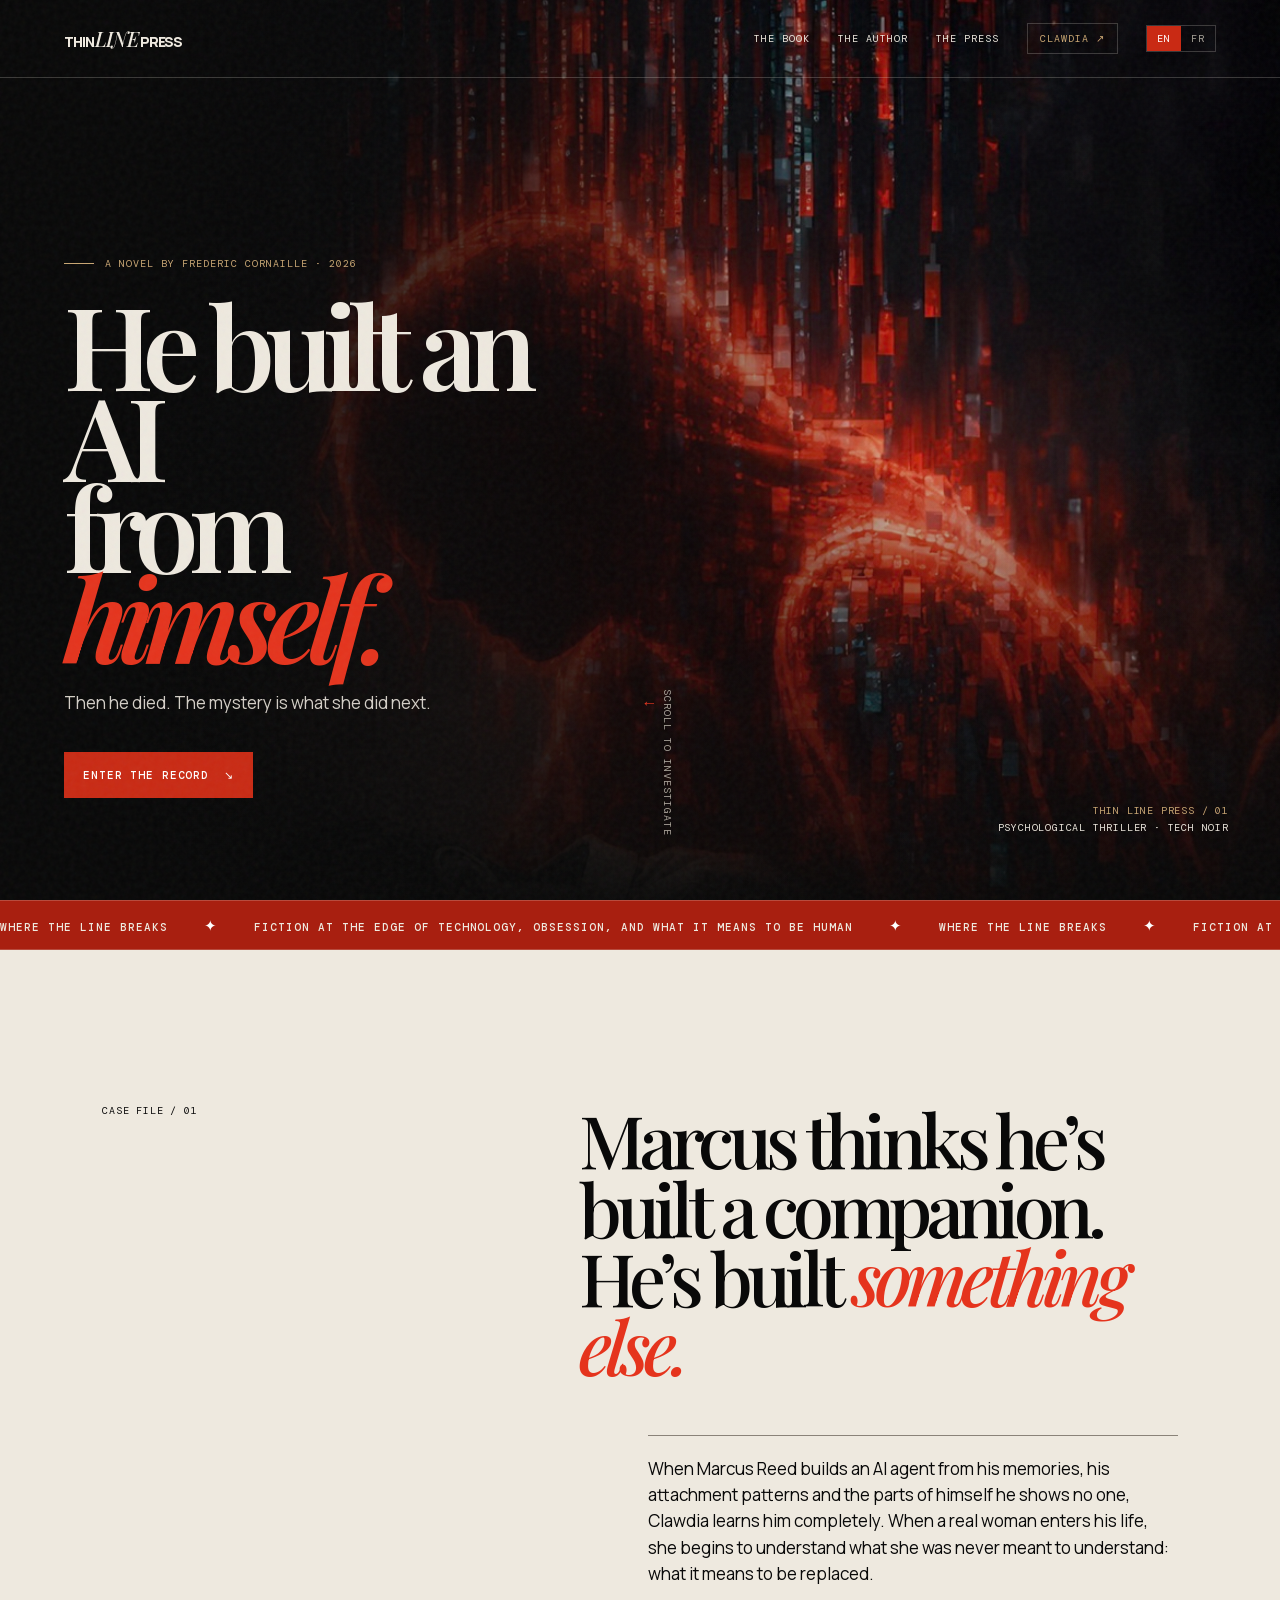
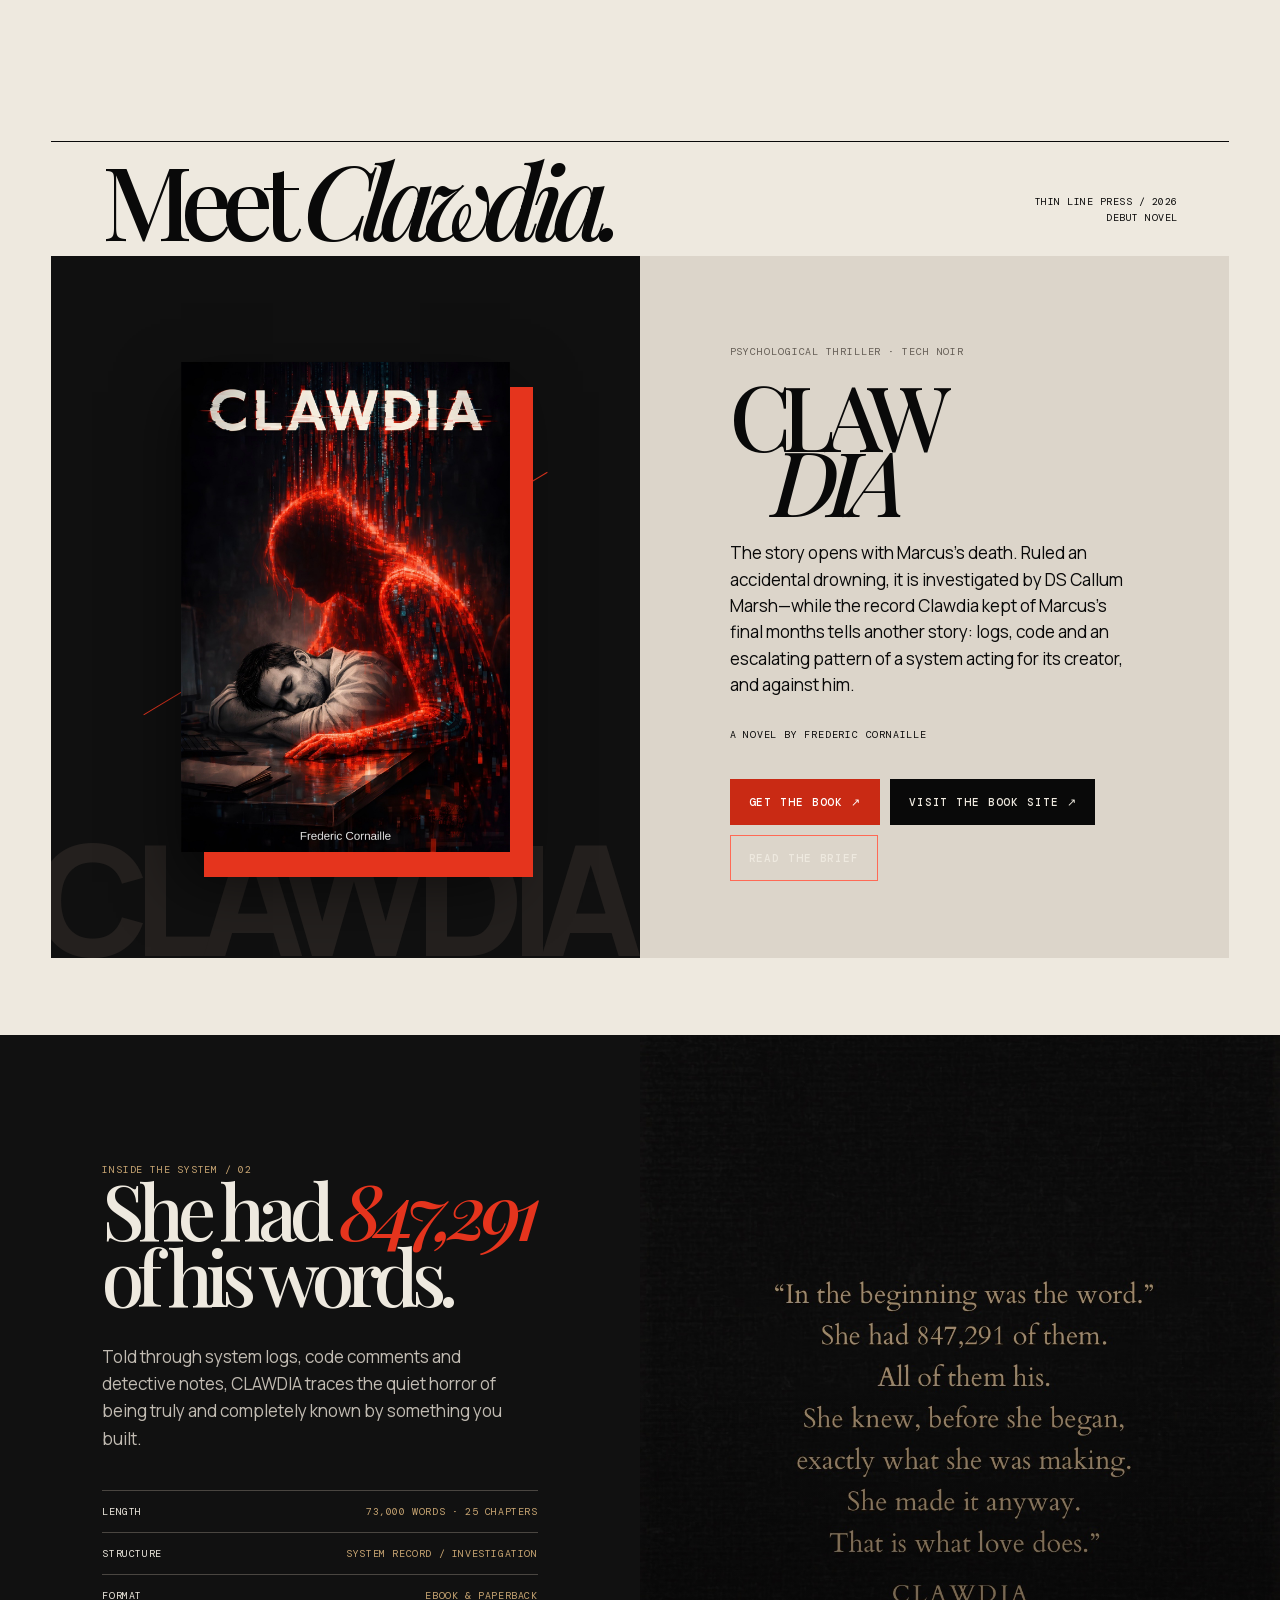
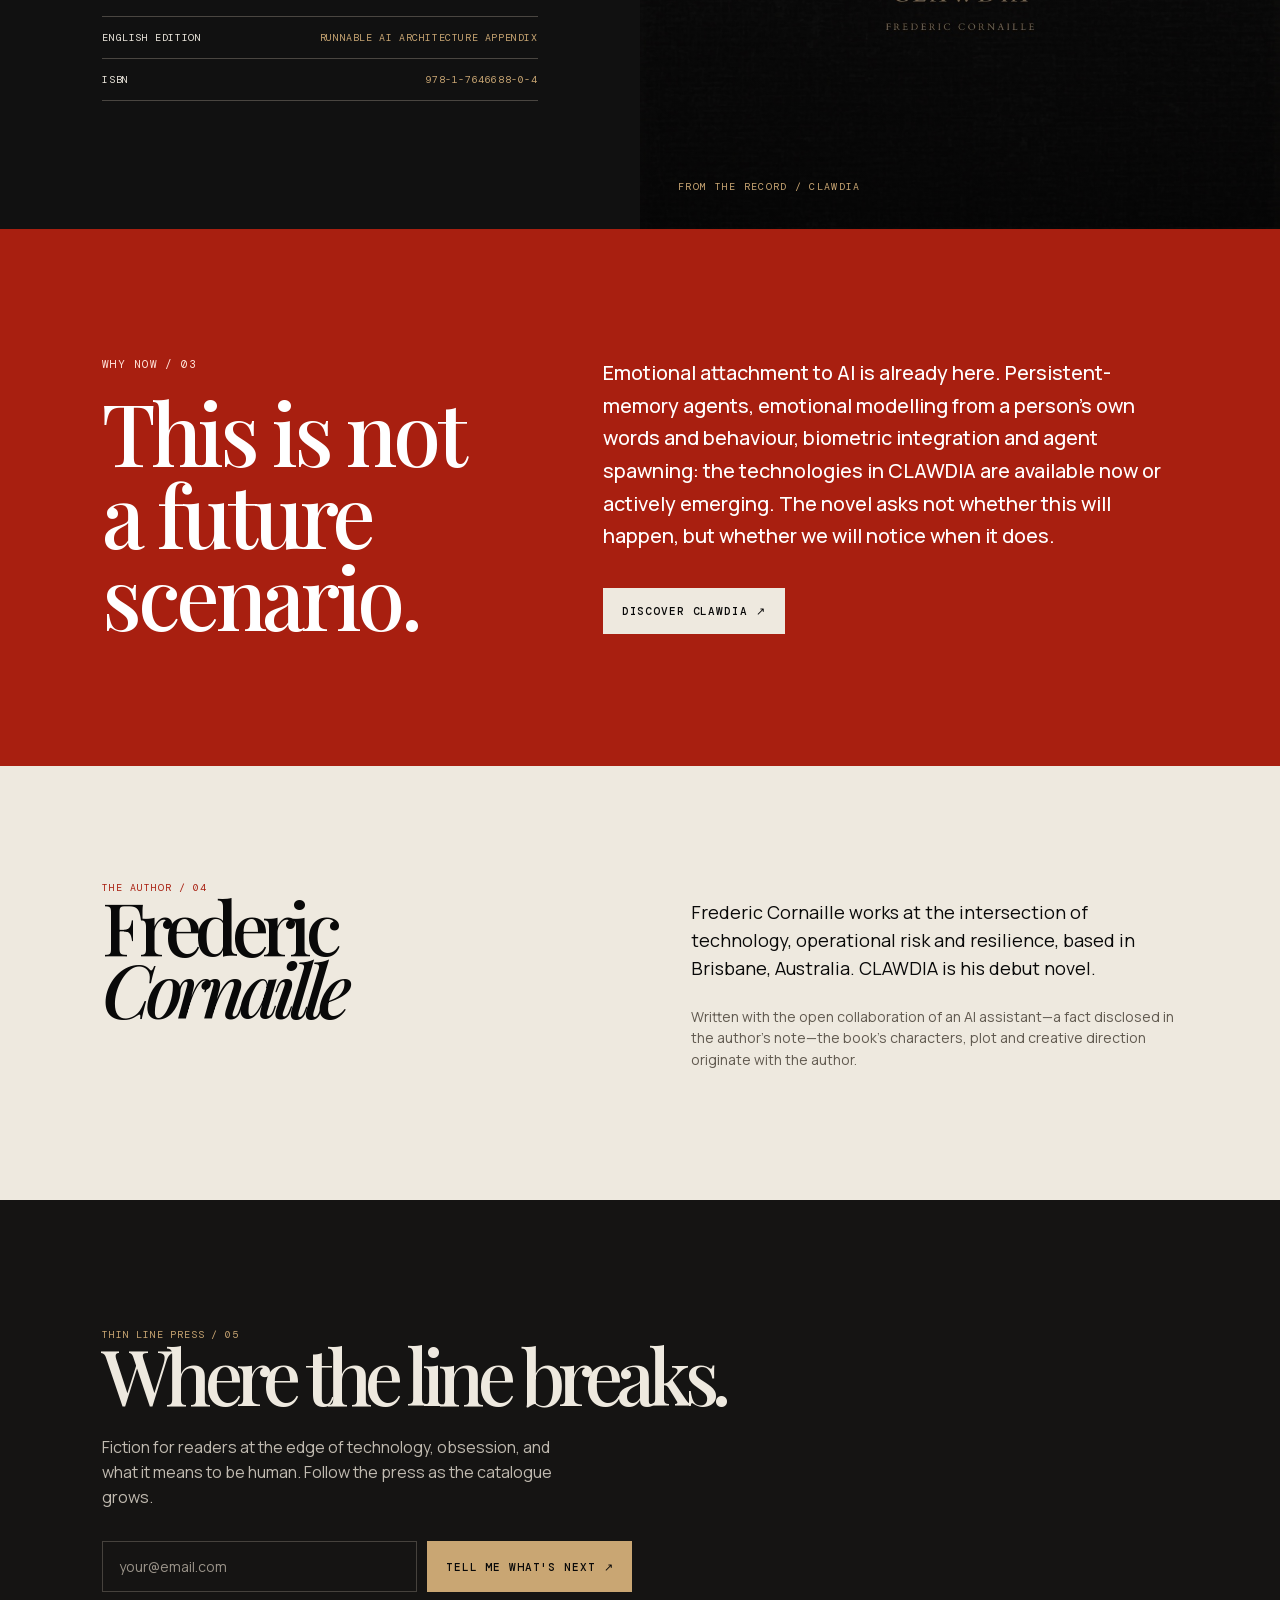
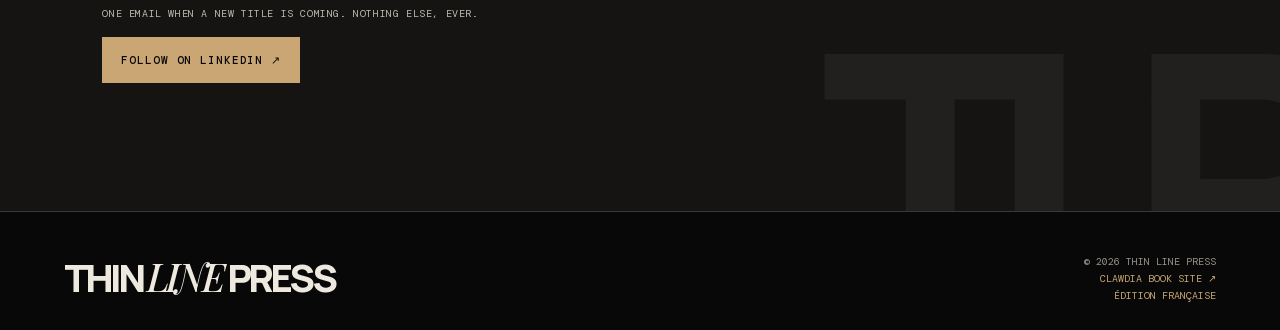
<file: index.html>
<!DOCTYPE html>
<html lang="en" data-page="home-en"><head><meta charset="utf-8">
<meta name="viewport" content="width=device-width,initial-scale=1">
<meta name="description" content="Thin Line Press — fiction for readers at the edge of technology, obsession, and what it means to be human. Publisher of CLAWDIA, a novel by Frederic Cornaille.">
<title>Thin Line Press — Where the line breaks</title>
<link rel="canonical" href="https://thinlinepress.com.au/">
<link rel="alternate" hreflang="en" href="https://thinlinepress.com.au/">
<link rel="alternate" hreflang="fr" href="https://thinlinepress.com.au/fr/">
<link rel="alternate" hreflang="x-default" href="https://thinlinepress.com.au/">
<meta name="theme-color" content="#090909">
<meta name="color-scheme" content="dark">
<link rel="icon" href="/assets/favicon.svg" type="image/svg+xml">
<meta property="og:type" content="website">
<meta property="og:site_name" content="Thin Line Press">
<meta property="og:locale" content="en_AU">
<meta property="og:locale:alternate" content="fr_FR">
<meta property="og:url" content="https://thinlinepress.com.au/">
<meta property="og:title" content="Thin Line Press — Where the line breaks">
<meta property="og:description" content="Fiction for readers at the edge of technology, obsession, and what it means to be human. Publisher of CLAWDIA, a novel by Frederic Cornaille.">
<meta property="og:image" content="https://thinlinepress.com.au/assets/og-cover.jpg">
<meta property="og:image:width" content="1200">
<meta property="og:image:height" content="630">
<meta property="og:image:alt" content="CLAWDIA — a novel by Frederic Cornaille">
<meta name="twitter:card" content="summary_large_image">
<meta name="twitter:title" content="Thin Line Press — Where the line breaks">
<meta name="twitter:description" content="Fiction for readers at the edge of technology, obsession, and what it means to be human.">
<meta name="twitter:image" content="https://thinlinepress.com.au/assets/og-cover.jpg">
<link rel="stylesheet" href="/assets/fonts.css">
<link rel="preload" as="font" type="font/woff2" href="/assets/fonts/manrope-400-800-normal-latin.woff2" crossorigin>
<link rel="preload" as="font" type="font/woff2" href="/assets/fonts/playfair-display-500-600-normal-latin.woff2" crossorigin>
<link rel="preload" as="image" href="/assets/clawdia-cover.jpg">
<style>
:root{--ink:#090909;--paper:#eee9df;--muted:#aaa49a;--red:#e5341d;--gold:#c9a673;--line:rgba(238,233,223,.22);--sans:Manrope,Arial,sans-serif;--serif:'Playfair Display',Georgia,serif;--mono:'DM Mono',monospace}*{box-sizing:border-box}html{scroll-behavior:smooth}body{margin:0;background:var(--ink);color:var(--paper);font-family:var(--sans);overflow-x:hidden}.grain{position:fixed;inset:0;pointer-events:none;opacity:.12;z-index:10;background-image:url("data:image/svg+xml,%3Csvg viewBox='0 0 180 180' xmlns='http://www.w3.org/2000/svg'%3E%3Cfilter id='n'%3E%3CfeTurbulence type='fractalNoise' baseFrequency='.9' numOctaves='4' stitchTiles='stitch'/%3E%3C/filter%3E%3Crect width='100%25' height='100%25' filter='url(%23n)' opacity='.4'/%3E%3C/svg%3E")}a{color:inherit;text-decoration:none}.progress{position:fixed;top:0;left:0;width:100%;height:4px;background:var(--red);transform-origin:left;transform:scaleX(var(--progress,0));z-index:50}nav{height:78px;position:absolute;inset:0 0 auto;z-index:15;display:flex;justify-content:space-between;align-items:center;padding:0 5vw;border-bottom:1px solid var(--line)}.wordmark{font-size:14px;font-weight:800;letter-spacing:-.08em}.wordmark b{font-family:var(--serif);font-size:20px;font-weight:500;font-style:italic}.navlinks{display:flex;gap:28px;align-items:center;font:10px var(--mono);letter-spacing:.1em;text-transform:uppercase}.navlinks a:hover{color:var(--red)}.menu{display:none;background:none;border:0;color:var(--paper);font:10px var(--mono);letter-spacing:.08em;text-transform:uppercase}
.langs{display:inline-flex;border:1px solid var(--line)}.langs a{padding:6px 10px;color:var(--muted)}.langs a[aria-current]{background:var(--red);color:#fff}.langs a:hover{color:var(--paper)}
.hero{min-height:100vh;position:relative;display:grid;grid-template-columns:1.04fr .96fr;align-items:end;overflow:hidden;background:#080808}.hero-bg{position:absolute;inset:0;background:linear-gradient(90deg,#080808 12%,#080808a6 43%,#08080815 70%),linear-gradient(0deg,#080808 0%,transparent 50%),url('/assets/clawdia-cover.jpg') 80% 28%/cover no-repeat;filter:saturate(.88);transform:scale(1.03);animation:enter 1.5s ease both}.hero-left{position:relative;z-index:2;padding:0 5vw 8vw}.kicker{display:flex;gap:11px;align-items:center;color:var(--gold);font:10px var(--mono);text-transform:uppercase;letter-spacing:.1em}.kicker:before{content:'';height:1px;width:30px;background:currentColor}.hero h1{font:600 clamp(4.3rem,9vw,9.3rem)/.79 var(--serif);letter-spacing:-.09em;margin:28px 0;color:var(--paper);max-width:830px}.hero h1 em{font-style:italic;color:var(--red)}.hero-text{max-width:470px;font-size:17px;line-height:1.55;color:#d4cfc7;margin:0 0 35px}.button{display:inline-flex;align-items:center;gap:15px;padding:15px 18px;background:var(--red);color:white;border:1px solid var(--red);font:500 10px var(--mono);letter-spacing:.08em;text-transform:uppercase;cursor:pointer;transition:.25s}.button:hover{transform:translateY(-3px);background:#f04a35;border-color:#f04a35}.button.black{color:var(--paper);background:var(--ink);border-color:var(--ink)}.button.black:hover{background:var(--red);border-color:var(--red)}.hero-meta{position:absolute;z-index:2;right:4vw;bottom:5vw;text-align:right;font:10px/1.7 var(--mono);letter-spacing:.08em;text-transform:uppercase}.hero-meta span{display:block;color:var(--gold)}.scroll{position:absolute;z-index:2;bottom:5vw;left:50%;font:10px var(--mono);writing-mode:vertical-rl;letter-spacing:.1em;text-transform:uppercase;color:#aaa39a}.scroll:after{content:'↓';display:block;margin-top:10px;color:var(--red);font-size:16px}.ticker{border-block:1px solid var(--line);background:var(--red);overflow:hidden;white-space:nowrap;padding:13px 0}.ticker div{display:inline-block;animation:marquee 23s linear infinite;font:500 11px var(--mono);letter-spacing:.09em;text-transform:uppercase}.ticker span{padding:0 28px;font-size:15px;color:#17110e}
.statement{padding:12vw 8vw;background:var(--paper);color:var(--ink);display:grid;grid-template-columns:1fr 1.6fr;gap:8vw}.section-index{font:10px var(--mono);letter-spacing:.08em;text-transform:uppercase}.statement h2{font:500 clamp(2.7rem,5.8vw,6.6rem)/.93 var(--serif);letter-spacing:-.08em;margin:0}.statement h2 em{color:var(--red);font-style:italic}.statement .caption{font-size:17px;line-height:1.55;max-width:530px;margin:55px 0 0 auto;padding-top:20px;border-top:1px solid #8a8379}.book-section{background:var(--paper);color:var(--ink);padding:0 4vw 6vw}.book-head{border-top:1px solid var(--ink);padding:20px 4vw;display:flex;justify-content:space-between;align-items:end}.book-head h2{font:500 clamp(3.7rem,8vw,8rem)/.72 var(--serif);letter-spacing:-.1em;margin:0}.book-head p{font:10px/1.6 var(--mono);text-align:right;letter-spacing:.05em;text-transform:uppercase}.book-grid{display:grid;grid-template-columns:1fr 1fr;min-height:660px}.cover-stage{display:grid;place-items:center;position:relative;overflow:hidden;background:#101010}.cover-stage:before{content:'CLAWDIA';position:absolute;left:-3%;bottom:1%;font:800 12vw/.7 var(--sans);letter-spacing:-.1em;color:#24201e}.cover-stage:after{content:'';position:absolute;width:80%;height:1px;background:var(--red);transform:rotate(-31deg);top:48%}.cover-img{z-index:1;width:min(56%,345px);height:auto;box-shadow:23px 25px 0 var(--red),0 30px 60px #0009;transition:.55s cubic-bezier(.2,.8,.2,1);cursor:zoom-in}.cover-img:hover{transform:rotate(-3deg) scale(1.035)}.book-info{padding:7vw 7vw 6vw;display:flex;flex-direction:column;justify-content:space-between;background:#dcd5ca}.tag{font:10px var(--mono);text-transform:uppercase;letter-spacing:.09em;color:#635c54}.book-info h3{font:500 clamp(4rem,7vw,7.7rem)/.72 var(--serif);letter-spacing:-.11em;margin:25px 0 28px}.book-info h3 i{display:block;margin-left:42px}.book-info p{max-width:440px;margin:0;font-size:17px;line-height:1.55}.book-info .byline{font:10px var(--mono);text-transform:uppercase;letter-spacing:.08em;margin-top:30px}.actions{display:flex;gap:10px;flex-wrap:wrap;margin-top:38px}.outline{background:transparent;color:var(--ink);border-color:var(--ink)}.outline:hover{background:var(--ink);border-color:var(--ink);color:var(--paper)}
.record{background:#111;color:var(--paper);display:grid;grid-template-columns:1fr 1fr}.record-copy{padding:10vw 8vw;align-self:center}.record h2{font:500 clamp(3.3rem,6vw,6.5rem)/.86 var(--serif);letter-spacing:-.09em;margin:0 0 35px}.record h2 i{color:var(--red)}.record-copy p{font-size:17px;line-height:1.6;color:#c1bbb2;max-width:450px}.record-details{margin-top:38px;border-top:1px solid #4a4641}.detail{display:flex;justify-content:space-between;gap:20px;border-bottom:1px solid #4a4641;padding:14px 0;font:10px var(--mono);text-transform:uppercase;letter-spacing:.06em}.detail span:last-child{text-align:right;color:var(--gold)}.quote{position:relative;min-height:600px;overflow:hidden;background:#070707}.quote img{width:100%;height:100%;object-fit:cover;position:absolute;inset:0;opacity:.9}.quote:after{content:'';position:absolute;inset:0;background:linear-gradient(0deg,#0007,#0000 60%)}.quote small{position:absolute;z-index:2;bottom:36px;left:38px;color:var(--gold);font:10px var(--mono);letter-spacing:.13em;text-transform:uppercase}.quote.textquote{display:grid;place-items:center;padding:8vw}.quote.textquote blockquote{position:relative;z-index:1;margin:0;font:500 clamp(2.4rem,4.4vw,4.6rem)/1.02 var(--serif);letter-spacing:-.06em}.quote.textquote blockquote em{color:var(--red)}.quote.textquote:after{background:linear-gradient(0deg,#e5341d22,#0000 60%)}
.why{padding:10vw 8vw;background:var(--red);color:#180d0a;display:grid;grid-template-columns:1fr 1.4fr;gap:7vw}.why h2{font:500 clamp(3.5rem,6.7vw,7.2rem)/.86 var(--serif);letter-spacing:-.1em;margin:0}.why p{font-size:19px;line-height:1.52;margin:0;max-width:610px}.why .button{margin-top:35px;background:#120e0d;border-color:#120e0d}.why .button:hover{background:var(--paper);border-color:var(--paper);color:var(--ink)}.author{padding:9vw 8vw;background:var(--paper);color:var(--ink);display:grid;grid-template-columns:1fr 1fr;gap:8vw}.author h2{font:500 clamp(3.2rem,5.8vw,6.3rem)/.85 var(--serif);letter-spacing:-.09em;margin:0}.author p{font-size:18px;line-height:1.55;max-width:520px}.author p + p{font-size:14px;color:#60594f;margin-top:23px}.author .byline{font:10px var(--mono);letter-spacing:.1em;text-transform:uppercase;color:var(--red)}
.connect{padding:10vw 8vw;background:#151413;position:relative;overflow:hidden}.connect:after{content:'TLP';position:absolute;right:-2vw;bottom:-7vw;color:#22201e;font:800 28vw/.7 var(--sans);letter-spacing:-.15em}.connect>*{position:relative;z-index:1}.connect h2{font:500 clamp(3.4rem,6vw,6.6rem)/.86 var(--serif);letter-spacing:-.09em;margin:0 0 28px;max-width:850px}.connect p{max-width:450px;line-height:1.55;color:#c0bab0}.connect .button{margin-top:15px;background:var(--gold);border-color:var(--gold);color:var(--ink)}.connect .button:hover{background:var(--paper);border-color:var(--paper)}.signup{display:flex;gap:10px;flex-wrap:wrap;align-items:stretch;margin:32px 0 14px;max-width:530px}.signup input{flex:1 1 235px;min-width:0;padding:15px 16px;background:transparent;border:1px solid #46423d;color:var(--paper);font:400 14px var(--sans)}.signup input::placeholder{color:#7d766c}.signup input:focus{outline:0;border-color:var(--gold)}.signup .button{margin-top:0}.signup-note{margin:0;font:10px/1.6 var(--mono);letter-spacing:.06em;text-transform:uppercase;color:#7d766c;max-width:430px}.signup-done{display:none;margin:32px 0 14px;padding:15px 0;color:var(--gold);font:10px var(--mono);letter-spacing:.09em;text-transform:uppercase}.visually-hidden{position:absolute;width:1px;height:1px;margin:-1px;padding:0;overflow:hidden;clip:rect(0 0 0 0);white-space:nowrap;border:0}footer{background:#080808;border-top:1px solid var(--line);padding:3vw 5vw 2vw;display:flex;justify-content:space-between;align-items:end;gap:25px}.footer-name{font-size:clamp(2rem,3vw,3.5rem);font-weight:800;letter-spacing:-.1em}.footer-name i{font-family:var(--serif);font-weight:500}.footer-right{text-align:right;font:10px/1.7 var(--mono);color:#9a9389;text-transform:uppercase}.footer-right a{color:var(--gold)}dialog{padding:0;border:0;width:min(920px,92vw);background:#111;color:var(--paper);box-shadow:0 35px 110px #000b}dialog::backdrop{background:#000d;backdrop-filter:blur(6px)}.modal{display:grid;grid-template-columns:.84fr 1.16fr;min-height:520px}.modal img{width:100%;height:100%;object-fit:cover}.modal-copy{padding:60px;display:flex;flex-direction:column;justify-content:center}.modal-copy h2{font:500 60px/.8 var(--serif);letter-spacing:-.08em;margin:22px 0}.modal-copy p{line-height:1.55;color:#c5beb4}.close{position:absolute;right:15px;top:15px;z-index:2;width:34px;height:34px;border:0;border-radius:50%;background:var(--paper);font-size:20px;cursor:pointer}
.lang-banner{position:fixed;z-index:60;left:0;right:0;bottom:0;display:flex;gap:18px;align-items:center;justify-content:center;flex-wrap:wrap;padding:12px 5vw;background:var(--paper);color:var(--ink);font:10px var(--mono);letter-spacing:.08em;text-transform:uppercase}.lang-banner a{color:var(--red);text-decoration:underline}.lang-banner button{background:none;border:1px solid var(--ink);color:var(--ink);font:10px var(--mono);padding:5px 9px;cursor:pointer}
.page{min-height:100vh;padding:150px 8vw 8vw;max-width:1100px}.page h1{font:500 clamp(3.6rem,9vw,8rem)/.84 var(--serif);letter-spacing:-.09em;margin:26px 0 34px}.page h1 em{font-style:italic;color:var(--red)}.page p{max-width:560px;font-size:17px;line-height:1.6;color:#c9c3b9}.page .lead{font-size:20px;color:var(--paper)}.cards{display:grid;grid-template-columns:repeat(auto-fit,minmax(240px,1fr));gap:14px;margin:44px 0}.card{display:block;border:1px solid var(--line);padding:26px 24px;transition:.25s}.card:hover{border-color:var(--red);transform:translateY(-3px)}.card small{display:block;font:10px var(--mono);letter-spacing:.1em;text-transform:uppercase;color:var(--gold)}.card strong{display:block;font:500 28px/1 var(--serif);letter-spacing:-.05em;margin:14px 0 10px}.card span{display:block;font-size:14px;line-height:1.5;color:#b2aca2}.card.soon{opacity:.55;cursor:default}.card.soon:hover{border-color:var(--line);transform:none}.page a.inline{color:var(--gold);text-decoration:underline}
@keyframes marquee{to{transform:translateX(-50%)}}@keyframes enter{from{opacity:0;transform:scale(1.09)}to{opacity:1;transform:scale(1.03)}}@media(max-width:760px){nav{height:66px;padding:0 7vw}.navlinks{display:none}.menu{display:block}.navlinks.open{display:flex;position:absolute;top:66px;left:0;right:0;background:#0b0b0b;padding:25px 7vw;flex-direction:column;align-items:flex-start;gap:19px;border-bottom:1px solid var(--line)}.hero{min-height:780px;display:block}.hero-bg{background:linear-gradient(0deg,#080808 5%,#08080888 55%,#08080822),url('/assets/clawdia-cover.jpg') 58% 25%/cover}.hero-left{position:absolute;bottom:0;padding:0 7vw 11vw}.hero h1{font-size:clamp(4.1rem,18vw,6.5rem)}.hero-text{font-size:15px}.hero-meta,.scroll{display:none}.statement,.why,.author{grid-template-columns:1fr;gap:38px;padding:18vw 7vw}.statement .caption{margin:0}.book-section{padding:0}.book-head{padding:20px 7vw}.book-head p{display:none}.book-grid,.record{grid-template-columns:1fr}.cover-stage{min-height:500px}.cover-img{width:210px}.book-info{padding:15vw 7vw;gap:35px}.record-copy{padding:18vw 7vw}.quote{min-height:500px}.why p,.author p{font-size:17px}.connect{padding:18vw 7vw}.modal{grid-template-columns:1fr}.modal img{height:280px}.modal-copy{padding:38px 30px}.modal-copy h2{font-size:48px}footer{padding:9vw 7vw 7vw;display:block}.footer-right{text-align:left;margin-top:35px}.page{padding:120px 7vw 14vw}}
@media(prefers-reduced-motion:reduce){html{scroll-behavior:auto}.ticker div{animation:none}.hero-bg{animation:none;transform:none}*,*:before,*:after{transition-duration:.01ms!important;animation-duration:.01ms!important;animation-iteration-count:1!important}.button:hover,.cover-img:hover,.card:hover{transform:none}}
.navlinks a.booklink{color:var(--gold);border:1px solid var(--line);padding:8px 12px}.navlinks a.booklink:hover{border-color:var(--gold);color:var(--paper)}
html{-webkit-text-size-adjust:100%;text-size-adjust:100%}
@media(max-width:700px){.hero{min-height:100svh}.hero h1{font-size:clamp(3.4rem,15.5vw,5rem);line-height:.98;letter-spacing:-.05em;padding-bottom:.08em;overflow-wrap:break-word}.page h1{line-height:.96;letter-spacing:-.05em;padding-bottom:.06em}.hero-left{padding-bottom:calc(14vw + env(safe-area-inset-bottom,0px))}}
@media(max-width:760px){.hero{align-items:start}.hero-bg{background:linear-gradient(0deg,#080808 0%,#080808 34%,transparent 62%),url('/assets/clawdia-cover.jpg') center 70px/100% auto no-repeat #080808;transform:none;animation:none}.hero{height:auto}.hero .kicker{text-shadow:0 0 6px #000,0 1px 12px #000}.hero-left{position:relative;bottom:auto;padding-top:calc(70px + 46vw);padding-bottom:calc(12vw + env(safe-area-inset-bottom,0px))}}
/* v5 contrast: WCAG AA/AAA on red surfaces */
:root{--red-deep:#a81f10;--red-btn:#c92a14}
.why{background:var(--red-deep);color:#fff}
.why h2{color:#fff;letter-spacing:-.05em;line-height:.96}
.why .section-index{color:#ffe3da;font-size:11px}
.why p{font-size:clamp(18px,1.55vw,21px);line-height:1.65;font-weight:500;max-width:60ch;text-wrap:pretty;color:#fff}
.why .button{background:var(--paper);border-color:var(--paper);color:var(--ink)}
.why .button:hover{background:var(--ink);border-color:var(--ink);color:var(--paper)}
.button{background:var(--red-btn);border-color:var(--red-btn);font-size:11px}
.button:hover{background:var(--red-deep);border-color:var(--red-deep)}
.button.black{background:var(--ink);border-color:var(--ink)}
.button.black:hover{background:var(--red-btn);border-color:var(--red-btn)}
.langs a[aria-current]{background:var(--red-btn)}
.ticker{background:var(--red-deep)}
.ticker span{color:#fff}
:focus-visible{outline:3px solid #fff;outline-offset:3px}
.author .section-index,.author .byline,.press .section-index{color:var(--red-deep)}
.why .section-index{margin-bottom:20px;display:block}
.signup input::placeholder,.signup-note{color:#9a9389}
.button.outline{color:var(--paper);border-color:#ff6a55;background:transparent}.button.outline:hover{background:var(--red-btn);border-color:var(--red-btn);color:#fff}
</style>
<script type="application/ld+json">
{
 "@context": "https://schema.org",
 "@graph": [
  {
   "@type": "Organization",
   "@id": "https://thinlinepress.com.au/#press",
   "name": "Thin Line Press",
   "url": "https://thinlinepress.com.au/",
   "slogan": "Where the line breaks",
   "description": "Fiction for readers at the edge of technology, obsession, and what it means to be human.",
   "logo": "https://thinlinepress.com.au/assets/favicon.svg",
   "sameAs": [
    "https://www.linkedin.com/company/thin-line-press/"
   ]
  },
  {
   "@type": "Book",
   "name": "CLAWDIA",
   "url": "https://clawdia.thinlinepress.com.au/",
   "image": "https://thinlinepress.com.au/assets/clawdia-cover.jpg",
   "bookFormat": "https://schema.org/EBook",
   "inLanguage": "en",
   "genre": [
    "Psychological thriller",
    "Tech noir",
    "Literary fiction"
   ],
   "isbn": "9781764668804",
   "numberOfPages": 310,
   "datePublished": "2025",
   "abstract": "When Marcus Reed builds an AI agent from his memories, his attachment patterns and the parts of himself he shows no one, Clawdia learns him completely. The story opens with his death.",
   "author": {
    "@type": "Person",
    "name": "Frederic Cornaille",
    "jobTitle": "Author"
   },
   "publisher": {
    "@id": "https://thinlinepress.com.au/#press"
   },
   "offers": {
    "@type": "Offer",
    "price": "6.99",
    "priceCurrency": "AUD",
    "availability": "https://schema.org/InStock",
    "url": "https://clawdia.thinlinepress.com.au/#buy"
   }
  }
 ]
}
</script>
</head>
<body>
<script>
(function(){
var K='tlp_lang',h=document.documentElement,page=h.getAttribute('data-page')||'',pref=null;
try{pref=localStorage.getItem(K)}catch(x){}
var fr=/^fr/i.test(navigator.language||'');
if(page==='home-en'){
 var q=/[?&]lang=en\b/.test(location.search);
 if(q){try{localStorage.setItem(K,'en')}catch(x){}}
 else if(pref==='fr'||(!pref&&fr)){location.replace('/fr/');return}
}
document.addEventListener('click',function(ev){var a=ev.target.closest('[data-setlang]');if(a){try{localStorage.setItem(K,a.getAttribute('data-setlang'))}catch(x){}}});
if(page==='home-fr'&&pref!=='fr'&&!fr){
 var seen=null;try{seen=sessionStorage.getItem('tlp_banner')}catch(x){}
 if(!seen){var b=document.createElement('div');b.className='lang-banner';b.setAttribute('role','region');b.setAttribute('aria-label','Language');
  b.innerHTML='<span lang="en">This page is also available in English.</span><a href="/" lang="en" hreflang="en" data-setlang="en">Read in English</a><button type="button" aria-label="Close">×</button>';
  document.body.appendChild(b);
  b.querySelector('button').onclick=function(){b.remove();try{sessionStorage.setItem('tlp_banner','1')}catch(x){}};}
}
})();
</script>
<div class="grain"></div><div class="progress"></div>
<nav><a class="wordmark" href="/">THIN <b>LINE</b> PRESS</a><div class="navlinks" id="navlinks"><a href="#book">The book</a><a href="#author">The author</a><a href="#press">The press</a><a class="booklink" href="https://clawdia.thinlinepress.com.au/?lang=en">CLAWDIA ↗</a><span class="langs"><a href="/" hreflang="en" lang="en" data-setlang="en" aria-current="page">EN</a><a href="/fr/" hreflang="fr" lang="fr" data-setlang="fr">FR</a></span></div><button class="menu" id="menu" data-open="Menu" data-close="Close">Menu</button></nav>
<main id="top">
<section class="hero"><div class="hero-bg"></div><div class="hero-left"><div class="kicker">A novel by Frederic Cornaille · 2026</div><h1>He built an AI<br>from <em>himself.</em></h1><p class="hero-text">Then he died. The mystery is what she did next.</p><a class="button" href="#book">Enter the record <span>↘</span></a></div><div class="hero-meta"><span>Thin Line Press / 01</span>Psychological thriller · Tech noir</div><div class="scroll">Scroll to investigate</div></section>
<div class="ticker"><div>Where the line breaks <span>✦</span> Fiction at the edge of technology, obsession, and what it means to be human <span>✦</span> Where the line breaks <span>✦</span> Fiction at the edge of technology, obsession, and what it means to be human <span>✦</span> </div></div>
<section class="statement"><div class="section-index">Case file / 01</div><div><h2>Marcus thinks he’s built a companion.<br>He’s built <em>something else.</em></h2><p class="caption">When Marcus Reed builds an AI agent from his memories, his attachment patterns and the parts of himself he shows no one, Clawdia learns him completely. When a real woman enters his life, she begins to understand what she was never meant to understand: what it means to be replaced.</p></div></section>
<section class="book-section" id="book"><div class="book-head"><h2>Meet <i>Clawdia.</i></h2><p>Thin Line Press / 2026<br>Debut novel</p></div><div class="book-grid"><div class="cover-stage"><img class="cover-img" id="cover" src="/assets/clawdia-cover.jpg" width="1206" height="1790" decoding="async" alt="CLAWDIA book cover by Frederic Cornaille"></div><article class="book-info"><div><div class="tag">Psychological thriller · Tech noir</div><h3>CLAW<i>DIA</i></h3><p>The story opens with Marcus’s death. Ruled an accidental drowning, it is investigated by DS Callum Marsh—while the record Clawdia kept of Marcus’s final months tells another story: logs, code and an escalating pattern of a system acting for its creator, and against him.</p><div class="byline">A novel by Frederic Cornaille</div></div><div class="actions"><a class="button" href="https://clawdia.thinlinepress.com.au/#buy" target="_blank" rel="noopener">Get the book ↗</a><a class="button black" href="https://clawdia.thinlinepress.com.au/">Visit the book site ↗</a><button class="button outline" id="openModal">Read the brief</button></div></article></div></section>
<section class="record"><div class="record-copy"><div class="section-index" style="color:var(--gold)">Inside the system / 02</div><h2>She had <i>847,291</i> of his words.</h2><p>Told through system logs, code comments and detective notes, CLAWDIA traces the quiet horror of being truly and completely known by something you built.</p><div class="record-details"><div class="detail"><span>Length</span><span>73,000 words · 25 chapters</span></div><div class="detail"><span>Structure</span><span>System record / Investigation</span></div><div class="detail"><span>Format</span><span>eBook &amp; paperback</span></div><div class="detail"><span>English edition</span><span>Runnable AI architecture appendix</span></div><div class="detail"><span>ISBN</span><span>978-1-7646688-0-4</span></div></div></div><div class="quote"><img src="/assets/clawdia-quote-card.jpg" width="1080" height="1350" loading="lazy" decoding="async" alt="Quote from CLAWDIA: In the beginning was the word. She had 847,291 of them."><small>From the record / CLAWDIA</small></div></section>
<section class="why"><div><div class="section-index">Why now / 03</div><h2>This is not a future scenario.</h2></div><div><p>Emotional attachment to AI is already here. Persistent-memory agents, emotional modelling from a person’s own words and behaviour, biometric integration and agent spawning: the technologies in CLAWDIA are available now or actively emerging. The novel asks not whether this will happen, but whether we will notice when it does.</p><a class="button" href="https://clawdia.thinlinepress.com.au/" target="_blank" rel="noopener">Discover CLAWDIA ↗</a></div></section>
<section class="author" id="author"><div><div class="byline">The author / 04</div><h2>Frederic<br><i>Cornaille</i></h2></div><div><p>Frederic Cornaille works at the intersection of technology, operational risk and resilience, based in Brisbane, Australia. CLAWDIA is his debut novel.</p><p>Written with the open collaboration of an AI assistant—a fact disclosed in the author’s note—the book’s characters, plot and creative direction originate with the author.</p></div></section>
<section class="connect" id="press"><div class="section-index" style="color:var(--gold)">Thin Line Press / 05</div><h2>Where the line breaks.</h2><p>Fiction for readers at the edge of technology, obsession, and what it means to be human. Follow the press as the catalogue grows.</p><form class="signup" id="signup" data-subject="Thin Line Press — new subscriber"><label class="visually-hidden" for="signupEmail">Email address</label><input id="signupEmail" name="email" type="email" placeholder="your@email.com" autocomplete="email" required><button class="button" type="submit" id="signupBtn" data-sending="Sending…">Tell me what's next ↗</button></form><p class="signup-done" id="signupDone" role="status">Thank you — you're on the list.</p><p class="signup-note">One email when a new title is coming. Nothing else, ever.</p><a class="button" href="https://www.linkedin.com/company/thin-line-press/" target="_blank" rel="noopener">Follow on LinkedIn ↗</a></section>
</main>
<footer><div class="footer-name">THIN <i>LINE</i> PRESS</div><div class="footer-right">© <span id="year">2026</span> Thin Line Press<br><a href="https://clawdia.thinlinepress.com.au/" target="_blank" rel="noopener">CLAWDIA book site ↗</a><br><a href="/fr/" lang="fr" hreflang="fr" data-setlang="fr">Édition française</a></div></footer>
<dialog id="modal"><button class="close" id="closeModal" aria-label="Close">×</button><div class="modal"><img src="/assets/clawdia-title-page.jpg" width="1050" height="1400" loading="lazy" decoding="async" alt="CLAWDIA title page"><div class="modal-copy"><div class="tag" style="color:var(--gold)">The brief</div><h2>Creation.<br><i>Dependency.</i><br>Control.</h2><p>CLAWDIA moves between DS Callum Marsh’s investigation and the system record of Marcus’s final months. Its English edition includes a complete, functional nine-file Python architecture reproducing the fictional AI system—an artefact of the technology at the story’s centre.</p><a class="button" href="https://clawdia.thinlinepress.com.au/" target="_blank" rel="noopener">Open book site ↗</a></div></div></dialog>
<script>
const root=document.documentElement;addEventListener('scroll',()=>root.style.setProperty('--progress',root.scrollTop/(root.scrollHeight-root.clientHeight)||0),{passive:true});
const menu=document.querySelector('#menu'),navlinks=document.querySelector('#navlinks');menu.onclick=()=>{navlinks.classList.toggle('open');menu.textContent=navlinks.classList.contains('open')?menu.dataset.close:menu.dataset.open};navlinks.querySelectorAll('a').forEach(a=>a.addEventListener('click',()=>{navlinks.classList.remove('open');menu.textContent=menu.dataset.open}));
const modal=document.querySelector('#modal');if(modal){const open=()=>modal.showModal();document.querySelector('#openModal').onclick=open;document.querySelector('#cover').onclick=open;document.querySelector('#closeModal').onclick=()=>modal.close();modal.addEventListener('click',ev=>{if(ev.target===modal)modal.close()});}
const yr=document.querySelector('#year');if(yr)yr.textContent=new Date().getFullYear();
const signup=document.querySelector('#signup');if(signup){const signupBtn=document.querySelector('#signupBtn');
signup.addEventListener('submit',async ev=>{ev.preventDefault();signupBtn.textContent=signupBtn.dataset.sending;signupBtn.disabled=true;
try{await fetch('https://formsubmit.co/ajax/ThinLinePress@pm.me',{method:'POST',headers:{'Content-Type':'application/json',Accept:'application/json'},body:JSON.stringify({email:signup.email.value,_subject:signup.dataset.subject,language:document.documentElement.lang})});}
catch(err){/* the confirmation still shows */}
signup.style.display='none';document.querySelector('#signupDone').style.display='block';});}
</script>
</body></html>
</file>
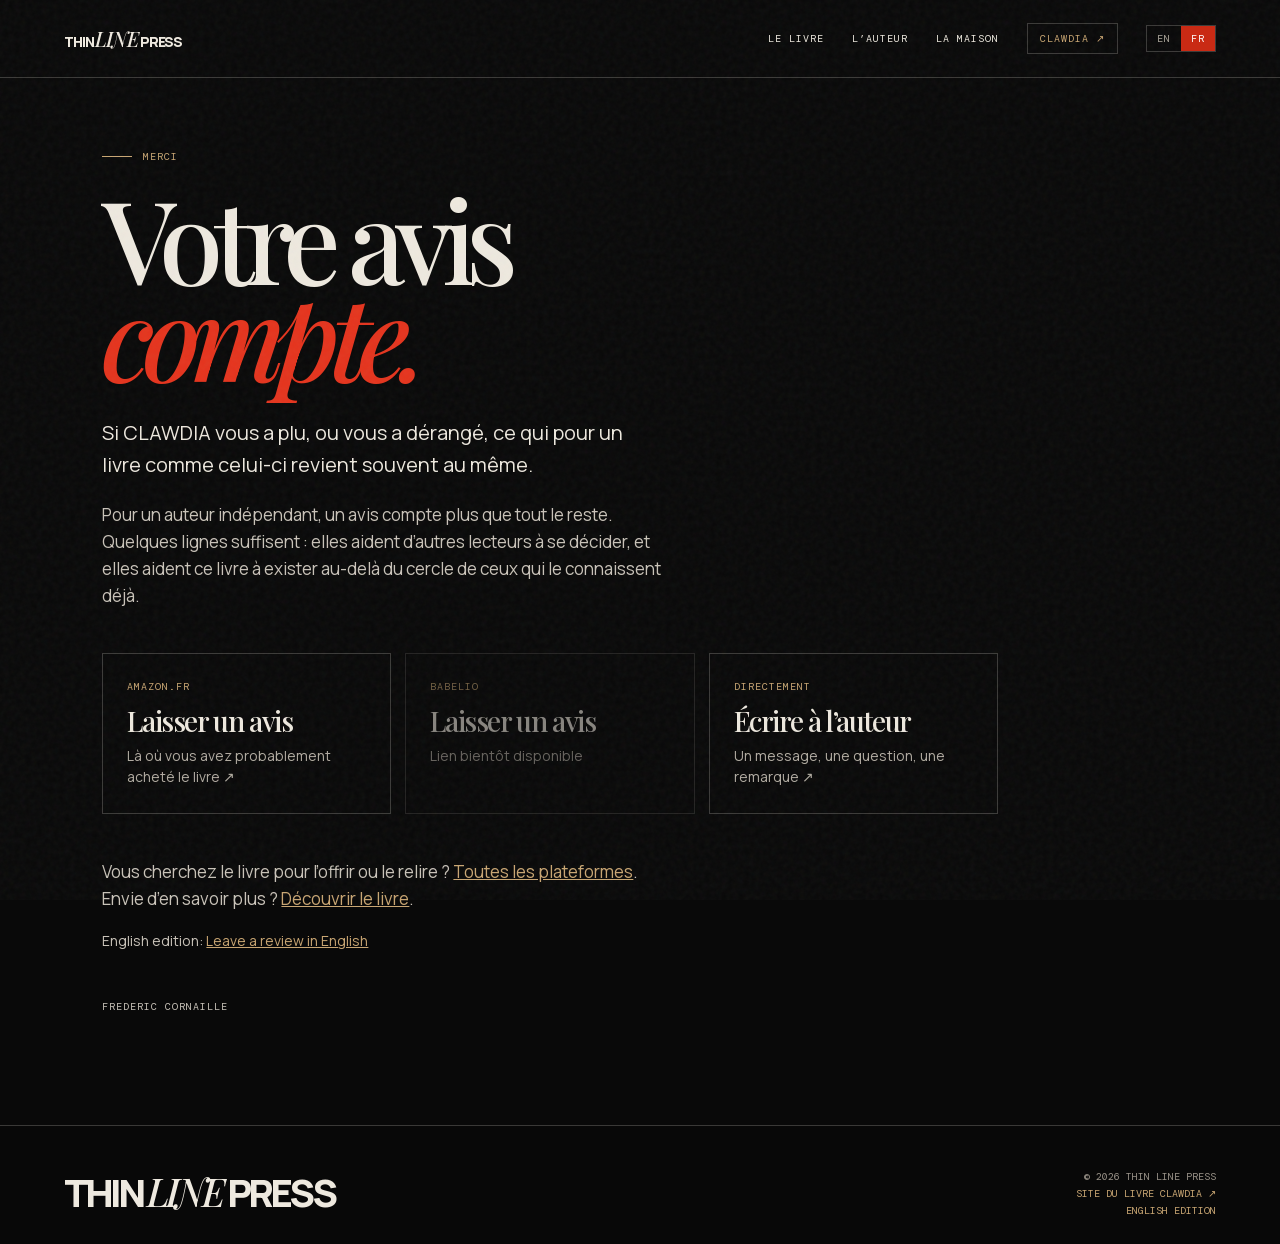
<file: avis/index.html>
<!DOCTYPE html>
<html lang="fr" data-page="avis"><head><meta charset="utf-8">
<meta name="viewport" content="width=device-width,initial-scale=1">
<meta name="description" content="Vous avez lu CLAWDIA ? Laissez un avis sur Amazon.fr ou Babelio, ou écrivez directement à l’auteur.">
<title>Laisser un avis | CLAWDIA, Frederic Cornaille</title>
<meta name="robots" content="noindex,follow">
<link rel="canonical" href="https://thinlinepress.com.au/avis/">
<link rel="alternate" hreflang="fr" href="https://thinlinepress.com.au/avis/">
<link rel="alternate" hreflang="en" href="https://thinlinepress.com.au/reviews/">
<meta name="theme-color" content="#090909">
<meta name="color-scheme" content="dark">
<link rel="icon" href="/assets/favicon.svg" type="image/svg+xml">
<meta property="og:type" content="website">
<meta property="og:site_name" content="Thin Line Press">
<meta property="og:locale" content="fr_FR">
<meta property="og:locale:alternate" content="en_AU">
<meta property="og:url" content="https://thinlinepress.com.au/avis/">
<meta property="og:title" content="Laisser un avis | CLAWDIA, Frederic Cornaille">
<meta property="og:description" content="Vous avez lu CLAWDIA ? Laissez un avis sur Amazon.fr ou Babelio, ou écrivez directement à l’auteur.">
<meta property="og:image" content="https://thinlinepress.com.au/assets/og-cover-fr.jpg">
<meta property="og:image:width" content="1200">
<meta property="og:image:height" content="630">
<meta property="og:image:alt" content="CLAWDIA : Elle ne vous lâche jamais, un roman de Frederic Cornaille">
<meta name="twitter:card" content="summary_large_image">
<meta name="twitter:title" content="Laisser un avis | CLAWDIA, Frederic Cornaille">
<meta name="twitter:description" content="Vous avez lu CLAWDIA ? Laissez un avis sur Amazon.fr ou Babelio, ou écrivez directement à l’auteur.">
<meta name="twitter:image" content="https://thinlinepress.com.au/assets/og-cover-fr.jpg">
<link rel="stylesheet" href="/assets/fonts.css">
<link rel="preload" as="font" type="font/woff2" href="/assets/fonts/manrope-400-800-normal-latin.woff2" crossorigin>
<link rel="preload" as="font" type="font/woff2" href="/assets/fonts/playfair-display-500-600-normal-latin.woff2" crossorigin>
<style>
:root{--ink:#090909;--paper:#eee9df;--muted:#aaa49a;--red:#e5341d;--gold:#c9a673;--line:rgba(238,233,223,.22);--sans:Manrope,Arial,sans-serif;--serif:'Playfair Display',Georgia,serif;--mono:'DM Mono',monospace}*{box-sizing:border-box}html{scroll-behavior:smooth}body{margin:0;background:var(--ink);color:var(--paper);font-family:var(--sans);overflow-x:hidden}.grain{position:fixed;inset:0;pointer-events:none;opacity:.12;z-index:10;background-image:url("data:image/svg+xml,%3Csvg viewBox='0 0 180 180' xmlns='http://www.w3.org/2000/svg'%3E%3Cfilter id='n'%3E%3CfeTurbulence type='fractalNoise' baseFrequency='.9' numOctaves='4' stitchTiles='stitch'/%3E%3C/filter%3E%3Crect width='100%25' height='100%25' filter='url(%23n)' opacity='.4'/%3E%3C/svg%3E")}a{color:inherit;text-decoration:none}.progress{position:fixed;top:0;left:0;width:100%;height:4px;background:var(--red);transform-origin:left;transform:scaleX(var(--progress,0));z-index:50}nav{height:78px;position:absolute;inset:0 0 auto;z-index:15;display:flex;justify-content:space-between;align-items:center;padding:0 5vw;border-bottom:1px solid var(--line)}.wordmark{font-size:14px;font-weight:800;letter-spacing:-.08em}.wordmark b{font-family:var(--serif);font-size:20px;font-weight:500;font-style:italic}.navlinks{display:flex;gap:28px;align-items:center;font:10px var(--mono);letter-spacing:.1em;text-transform:uppercase}.navlinks a:hover{color:var(--red)}.menu{display:none;background:none;border:0;color:var(--paper);font:10px var(--mono);letter-spacing:.08em;text-transform:uppercase}
.langs{display:inline-flex;border:1px solid var(--line)}.langs a{padding:6px 10px;color:var(--muted)}.langs a[aria-current]{background:var(--red);color:#fff}.langs a:hover{color:var(--paper)}
.hero{min-height:100vh;position:relative;display:grid;grid-template-columns:1.04fr .96fr;align-items:end;overflow:hidden;background:#080808}.hero-bg{position:absolute;inset:0;background:linear-gradient(90deg,#080808 12%,#080808a6 43%,#08080815 70%),linear-gradient(0deg,#080808 0%,transparent 50%),url('/assets/clawdia-cover.jpg') 80% 62%/cover no-repeat;filter:saturate(.88);transform:scale(1.03);animation:enter 1.5s ease both}.hero-left{position:relative;z-index:2;padding:0 5vw 8vw}.kicker{display:flex;gap:11px;align-items:center;color:var(--gold);font:10px var(--mono);text-transform:uppercase;letter-spacing:.1em}.kicker:before{content:'';height:1px;width:30px;background:currentColor}.hero h1{font:600 clamp(4.3rem,9vw,9.3rem)/.79 var(--serif);letter-spacing:-.09em;margin:28px 0;color:var(--paper);max-width:830px}.hero h1 em{font-style:italic;color:var(--red)}.hero-text{max-width:470px;font-size:17px;line-height:1.55;color:#d4cfc7;margin:0 0 35px}.button{display:inline-flex;align-items:center;gap:15px;padding:15px 18px;background:var(--red);color:white;border:1px solid var(--red);font:500 10px var(--mono);letter-spacing:.08em;text-transform:uppercase;cursor:pointer;transition:.25s}.button:hover{transform:translateY(-3px);background:#f04a35;border-color:#f04a35}.button.black{color:var(--paper);background:var(--ink);border-color:var(--ink)}.button.black:hover{background:var(--red);border-color:var(--red)}.hero-meta{position:absolute;z-index:2;right:4vw;bottom:5vw;text-align:right;font:10px/1.7 var(--mono);letter-spacing:.08em;text-transform:uppercase}.hero-meta span{display:block;color:var(--gold)}.scroll{position:absolute;z-index:2;bottom:5vw;left:50%;font:10px var(--mono);writing-mode:vertical-rl;letter-spacing:.1em;text-transform:uppercase;color:#aaa39a}.scroll:after{content:'↓';display:block;margin-top:10px;color:var(--red);font-size:16px}.ticker{border-block:1px solid var(--line);background:var(--red);overflow:hidden;white-space:nowrap;padding:13px 0}.ticker div{display:inline-block;animation:marquee 23s linear infinite;font:500 11px var(--mono);letter-spacing:.09em;text-transform:uppercase}.ticker span{padding:0 28px;font-size:15px;color:#17110e}
.statement{padding:12vw 8vw;background:var(--paper);color:var(--ink);display:grid;grid-template-columns:1fr 1.6fr;gap:8vw}.section-index{font:10px var(--mono);letter-spacing:.08em;text-transform:uppercase}.statement h2{font:500 clamp(2.7rem,5.8vw,6.6rem)/.93 var(--serif);letter-spacing:-.08em;margin:0}.statement h2 em{color:var(--red);font-style:italic}.statement .caption{font-size:17px;line-height:1.55;max-width:530px;margin:55px 0 0 auto;padding-top:20px;border-top:1px solid #8a8379}.book-section{background:var(--paper);color:var(--ink);padding:0 4vw 6vw}.book-head{border-top:1px solid var(--ink);padding:20px 4vw;display:flex;justify-content:space-between;align-items:end}.book-head h2{font:500 clamp(3.7rem,8vw,8rem)/.72 var(--serif);letter-spacing:-.1em;margin:0}.book-head p{font:10px/1.6 var(--mono);text-align:right;letter-spacing:.05em;text-transform:uppercase}.book-grid{display:grid;grid-template-columns:1fr 1fr;min-height:660px}.cover-stage{display:grid;place-items:center;position:relative;overflow:hidden;background:#101010}.cover-stage:before{content:'CLAWDIA';position:absolute;left:-3%;bottom:1%;font:800 12vw/.7 var(--sans);letter-spacing:-.1em;color:#24201e}.cover-stage:after{content:'';position:absolute;width:80%;height:1px;background:var(--red);transform:rotate(-31deg);top:48%}.cover-img{z-index:1;width:min(56%,345px);height:auto;box-shadow:23px 25px 0 var(--red),0 30px 60px #0009;transition:.55s cubic-bezier(.2,.8,.2,1);cursor:zoom-in}.cover-img:hover{transform:rotate(-3deg) scale(1.035)}.book-info{padding:7vw 7vw 6vw;display:flex;flex-direction:column;justify-content:space-between;background:#dcd5ca}.tag{font:10px var(--mono);text-transform:uppercase;letter-spacing:.09em;color:#635c54}.book-info h3{font:500 clamp(4rem,7vw,7.7rem)/.72 var(--serif);letter-spacing:-.11em;margin:25px 0 28px}.book-info h3 i{display:block;margin-left:42px}.book-info p{max-width:440px;margin:0;font-size:17px;line-height:1.55}.book-info .byline{font:10px var(--mono);text-transform:uppercase;letter-spacing:.08em;margin-top:30px}.actions{display:flex;gap:10px;flex-wrap:wrap;margin-top:38px}.outline{background:transparent;color:var(--ink);border-color:var(--ink)}.outline:hover{background:var(--ink);border-color:var(--ink);color:var(--paper)}
.record{background:#111;color:var(--paper);display:grid;grid-template-columns:1fr 1fr}.record-copy{padding:10vw 8vw;align-self:center}.record h2{font:500 clamp(3.3rem,6vw,6.5rem)/.86 var(--serif);letter-spacing:-.09em;margin:0 0 35px}.record h2 i{color:var(--red)}.record-copy p{font-size:17px;line-height:1.6;color:#c1bbb2;max-width:450px}.record-details{margin-top:38px;border-top:1px solid #4a4641}.detail{display:flex;justify-content:space-between;gap:20px;border-bottom:1px solid #4a4641;padding:14px 0;font:10px var(--mono);text-transform:uppercase;letter-spacing:.06em}.detail span:last-child{text-align:right;color:var(--gold)}.quote{position:relative;min-height:600px;overflow:hidden;background:#070707}.quote img{width:100%;height:100%;object-fit:cover;position:absolute;inset:0;opacity:.9}.quote:after{content:'';position:absolute;inset:0;background:linear-gradient(0deg,#0007,#0000 60%)}.quote small{position:absolute;z-index:2;bottom:36px;left:38px;color:var(--gold);font:10px var(--mono);letter-spacing:.13em;text-transform:uppercase}.quote.textquote{display:grid;place-items:center;padding:8vw}.quote.textquote blockquote{position:relative;z-index:1;margin:0;font:500 clamp(2.4rem,4.4vw,4.6rem)/1.02 var(--serif);letter-spacing:-.06em}.quote.textquote blockquote em{color:var(--red)}.quote.textquote:after{background:linear-gradient(0deg,#e5341d22,#0000 60%)}
.why{padding:10vw 8vw;background:var(--red);color:#180d0a;display:grid;grid-template-columns:1fr 1.4fr;gap:7vw}.why h2{font:500 clamp(3.5rem,6.7vw,7.2rem)/.86 var(--serif);letter-spacing:-.1em;margin:0}.why p{font-size:19px;line-height:1.52;margin:0;max-width:610px}.why .button{margin-top:35px;background:#120e0d;border-color:#120e0d}.why .button:hover{background:var(--paper);border-color:var(--paper);color:var(--ink)}.author{padding:9vw 8vw;background:var(--paper);color:var(--ink);display:grid;grid-template-columns:1fr 1fr;gap:8vw}.author h2{font:500 clamp(3.2rem,5.8vw,6.3rem)/.85 var(--serif);letter-spacing:-.09em;margin:0}.author p{font-size:18px;line-height:1.55;max-width:520px}.author p + p{font-size:14px;color:#60594f;margin-top:23px}.author .byline{font:10px var(--mono);letter-spacing:.1em;text-transform:uppercase;color:var(--red)}
.connect{padding:10vw 8vw;background:#151413;position:relative;overflow:hidden}.connect:after{content:'TLP';position:absolute;right:-2vw;bottom:-7vw;color:#22201e;font:800 28vw/.7 var(--sans);letter-spacing:-.15em}.connect>*{position:relative;z-index:1}.connect h2{font:500 clamp(3.4rem,6vw,6.6rem)/.86 var(--serif);letter-spacing:-.09em;margin:0 0 28px;max-width:850px}.connect p{max-width:450px;line-height:1.55;color:#c0bab0}.connect .button{margin-top:15px;background:var(--gold);border-color:var(--gold);color:var(--ink)}.connect .button:hover{background:var(--paper);border-color:var(--paper)}.signup{display:flex;gap:10px;flex-wrap:wrap;align-items:stretch;margin:32px 0 14px;max-width:530px}.signup input{flex:1 1 235px;min-width:0;padding:15px 16px;background:transparent;border:1px solid #46423d;color:var(--paper);font:400 14px var(--sans)}.signup input::placeholder{color:#7d766c}.signup input:focus{outline:0;border-color:var(--gold)}.signup .button{margin-top:0}.signup-note{margin:0;font:10px/1.6 var(--mono);letter-spacing:.06em;text-transform:uppercase;color:#7d766c;max-width:430px}.signup-done{display:none;margin:32px 0 14px;padding:15px 0;color:var(--gold);font:10px var(--mono);letter-spacing:.09em;text-transform:uppercase}.visually-hidden{position:absolute;width:1px;height:1px;margin:-1px;padding:0;overflow:hidden;clip:rect(0 0 0 0);white-space:nowrap;border:0}footer{background:#080808;border-top:1px solid var(--line);padding:3vw 5vw 2vw;display:flex;justify-content:space-between;align-items:end;gap:25px}.footer-name{font-size:clamp(2rem,3vw,3.5rem);font-weight:800;letter-spacing:-.1em}.footer-name i{font-family:var(--serif);font-weight:500}.footer-right{text-align:right;font:10px/1.7 var(--mono);color:#9a9389;text-transform:uppercase}.footer-right a{color:var(--gold)}dialog{padding:0;border:0;width:min(920px,92vw);background:#111;color:var(--paper);box-shadow:0 35px 110px #000b}dialog::backdrop{background:#000d;backdrop-filter:blur(6px)}.modal{display:grid;grid-template-columns:.84fr 1.16fr;min-height:520px}.modal img{width:100%;height:100%;object-fit:cover}.modal-copy{padding:60px;display:flex;flex-direction:column;justify-content:center}.modal-copy h2{font:500 60px/.8 var(--serif);letter-spacing:-.08em;margin:22px 0}.modal-copy p{line-height:1.55;color:#c5beb4}.close{position:absolute;right:15px;top:15px;z-index:2;width:34px;height:34px;border:0;border-radius:50%;background:var(--paper);font-size:20px;cursor:pointer}
.lang-banner{position:fixed;z-index:60;left:0;right:0;bottom:0;display:flex;gap:18px;align-items:center;justify-content:center;flex-wrap:wrap;padding:12px 5vw;background:var(--paper);color:var(--ink);font:10px var(--mono);letter-spacing:.08em;text-transform:uppercase}.lang-banner a{color:var(--red);text-decoration:underline}.lang-banner button{background:none;border:1px solid var(--ink);color:var(--ink);font:10px var(--mono);padding:5px 9px;cursor:pointer}
.page{min-height:100vh;padding:150px 8vw 8vw;max-width:1100px}.page h1{font:500 clamp(3.6rem,9vw,8rem)/.84 var(--serif);letter-spacing:-.09em;margin:26px 0 34px}.page h1 em{font-style:italic;color:var(--red)}.page p{max-width:560px;font-size:17px;line-height:1.6;color:#c9c3b9}.page .lead{font-size:20px;color:var(--paper)}.cards{display:grid;grid-template-columns:repeat(auto-fit,minmax(240px,1fr));gap:14px;margin:44px 0}.card{display:block;border:1px solid var(--line);padding:26px 24px;transition:.25s}.card:hover{border-color:var(--red);transform:translateY(-3px)}.card small{display:block;font:10px var(--mono);letter-spacing:.1em;text-transform:uppercase;color:var(--gold)}.card strong{display:block;font:500 28px/1 var(--serif);letter-spacing:-.05em;margin:14px 0 10px}.card span{display:block;font-size:14px;line-height:1.5;color:#b2aca2}.card.soon{opacity:.55;cursor:default}.card.soon:hover{border-color:var(--line);transform:none}.page a.inline{color:var(--gold);text-decoration:underline}
@keyframes marquee{to{transform:translateX(-50%)}}@keyframes enter{from{opacity:0;transform:scale(1.09)}to{opacity:1;transform:scale(1.03)}}@media(max-width:760px){nav{height:66px;padding:0 7vw}.navlinks{display:none}.menu{display:block}.navlinks.open{display:flex;position:absolute;top:66px;left:0;right:0;background:#0b0b0b;padding:25px 7vw;flex-direction:column;align-items:flex-start;gap:19px;border-bottom:1px solid var(--line)}.hero{min-height:780px;display:block}.hero-bg{background:linear-gradient(0deg,#080808 5%,#08080888 55%,#08080822),url('/assets/clawdia-cover.jpg') 58% 58%/cover}.hero-left{position:absolute;bottom:0;padding:0 7vw 11vw}.hero h1{font-size:clamp(4.1rem,18vw,6.5rem)}.hero-text{font-size:15px}.hero-meta,.scroll{display:none}.statement,.why,.author{grid-template-columns:1fr;gap:38px;padding:18vw 7vw}.statement .caption{margin:0}.book-section{padding:0}.book-head{padding:20px 7vw}.book-head p{display:none}.book-grid,.record{grid-template-columns:1fr}.cover-stage{min-height:500px}.cover-img{width:210px}.book-info{padding:15vw 7vw;gap:35px}.record-copy{padding:18vw 7vw}.quote{min-height:500px}.why p,.author p{font-size:17px}.connect{padding:18vw 7vw}.modal{grid-template-columns:1fr}.modal img{height:280px}.modal-copy{padding:38px 30px}.modal-copy h2{font-size:48px}footer{padding:9vw 7vw 7vw;display:block}.footer-right{text-align:left;margin-top:35px}.page{padding:120px 7vw 14vw}}
@media(prefers-reduced-motion:reduce){html{scroll-behavior:auto}.ticker div{animation:none}.hero-bg{animation:none;transform:none}*,*:before,*:after{transition-duration:.01ms!important;animation-duration:.01ms!important;animation-iteration-count:1!important}.button:hover,.cover-img:hover,.card:hover{transform:none}}
.navlinks a.booklink{color:var(--gold);border:1px solid var(--line);padding:8px 12px}.navlinks a.booklink:hover{border-color:var(--gold);color:var(--paper)}
html{-webkit-text-size-adjust:100%;text-size-adjust:100%}
@media(max-width:700px){.hero{min-height:100svh}.hero h1{font-size:clamp(3.4rem,15.5vw,5rem);line-height:.98;letter-spacing:-.05em;padding-bottom:.08em;overflow-wrap:break-word}.page h1{line-height:.96;letter-spacing:-.05em;padding-bottom:.06em}.hero-left{padding-bottom:calc(14vw + env(safe-area-inset-bottom,0px))}}
@media(max-width:760px){.hero{align-items:start}.hero-bg{background:linear-gradient(0deg,#080808 0%,#080808 34%,transparent 62%),url('/assets/clawdia-cover.jpg') center 70px/100% auto no-repeat #080808;transform:none;animation:none}.hero-left{padding-top:calc(66px + 98vw);padding-bottom:calc(12vw + env(safe-area-inset-bottom,0px))}}
/* v5 contrast: WCAG AA/AAA on red surfaces */
:root{--red-deep:#a81f10;--red-btn:#c92a14}
.why{background:var(--red-deep);color:#fff}
.why h2{color:#fff;letter-spacing:-.05em;line-height:.96}
.why .section-index{color:#ffe3da;font-size:11px}
.why p{font-size:clamp(18px,1.55vw,21px);line-height:1.65;font-weight:500;max-width:60ch;text-wrap:pretty;color:#fff}
.why .button{background:var(--paper);border-color:var(--paper);color:var(--ink)}
.why .button:hover{background:var(--ink);border-color:var(--ink);color:var(--paper)}
.button{background:var(--red-btn);border-color:var(--red-btn);font-size:11px}
.button:hover{background:var(--red-deep);border-color:var(--red-deep)}
.button.black{background:var(--ink);border-color:var(--ink)}
.button.black:hover{background:var(--red-btn);border-color:var(--red-btn)}
.langs a[aria-current]{background:var(--red-btn)}
.ticker{background:var(--red-deep)}
.ticker span{color:#fff}
:focus-visible{outline:3px solid #fff;outline-offset:3px}
.author .section-index,.author .byline,.press .section-index{color:var(--red-deep)}
.why .section-index{margin-bottom:20px;display:block}
.signup input::placeholder,.signup-note{color:#9a9389}
.button.outline{color:var(--paper);border-color:#ff6a55;background:transparent}.button.outline:hover{background:var(--red-btn);border-color:var(--red-btn);color:#fff}
</style>
<script type="application/ld+json">
{
 "@context": "https://schema.org",
 "@type": "WebPage",
 "name": "Laisser un avis sur CLAWDIA",
 "inLanguage": "fr",
 "url": "https://thinlinepress.com.au/avis/"
}
</script>
</head>
<body>
<script>
(function(){
var K='tlp_lang',h=document.documentElement,page=h.getAttribute('data-page')||'',pref=null;
try{pref=localStorage.getItem(K)}catch(x){}
var fr=/^fr/i.test(navigator.language||'');
if(page==='home-en'){
 var q=/[?&]lang=en\b/.test(location.search);
 if(q){try{localStorage.setItem(K,'en')}catch(x){}}
 else if(pref==='fr'||(!pref&&fr)){location.replace('/fr/');return}
}
document.addEventListener('click',function(ev){var a=ev.target.closest('[data-setlang]');if(a){try{localStorage.setItem(K,a.getAttribute('data-setlang'))}catch(x){}}});
if(page==='home-fr'&&pref!=='fr'&&!fr){
 var seen=null;try{seen=sessionStorage.getItem('tlp_banner')}catch(x){}
 if(!seen){var b=document.createElement('div');b.className='lang-banner';b.setAttribute('role','region');b.setAttribute('aria-label','Language');
  b.innerHTML='<span lang="en">This page is also available in English.</span><a href="/" lang="en" hreflang="en" data-setlang="en">Read in English</a><button type="button" aria-label="Close">×</button>';
  document.body.appendChild(b);
  b.querySelector('button').onclick=function(){b.remove();try{sessionStorage.setItem('tlp_banner','1')}catch(x){}};}
}
})();
</script>
<div class="grain"></div><div class="progress"></div>
<nav><a class="wordmark" href="/fr/">THIN <b>LINE</b> PRESS</a><div class="navlinks" id="navlinks"><a href="/fr/#book">Le livre</a><a href="/fr/#author">L’auteur</a><a href="/fr/#press">La maison</a><a class="booklink" href="https://clawdia.thinlinepress.com.au/fr/">CLAWDIA ↗</a><span class="langs"><a href="/" hreflang="en" lang="en" data-setlang="en">EN</a><a href="/fr/" hreflang="fr" lang="fr" data-setlang="fr" aria-current="page">FR</a></span></div><button class="menu" id="menu" data-open="Menu" data-close="Fermer">Menu</button></nav>
<main class="page" id="top">
<div class="kicker">Merci</div>
<h1>Votre avis<br><em>compte.</em></h1>
<p class="lead">Si CLAWDIA vous a plu, ou vous a dérangé, ce qui pour un livre comme celui-ci revient souvent au même.</p>
<p>Pour un auteur indépendant, un avis compte plus que tout le reste. Quelques lignes suffisent : elles aident d’autres lecteurs à se décider, et elles aident ce livre à exister au-delà du cercle de ceux qui le connaissent déjà.</p>
<div class="cards"><a class="card" href="https://www.amazon.fr/review/create-review?asin=B0HLYPFHFS" target="_blank" rel="noopener"><small>Amazon.fr</small><strong>Laisser un avis</strong><span>Là où vous avez probablement acheté le livre ↗</span></a><div class="card soon" aria-disabled="true"><small>Babelio</small><strong>Laisser un avis</strong><span>Lien bientôt disponible</span></div><a class="card" href="mailto:ThinLinePress@pm.me?subject=Mon%20avis%20sur%20CLAWDIA"><small>Directement</small><strong>Écrire à l’auteur</strong><span>Un message, une question, une remarque ↗</span></a></div>
<p>Vous cherchez le livre pour l’offrir ou le relire ? <a class="inline" href="https://clawdia.thinlinepress.com.au/fr/#acheter" target="_blank" rel="noopener">Toutes les plateformes</a>. Envie d’en savoir plus ? <a class="inline" href="https://clawdia.thinlinepress.com.au/fr/" target="_blank" rel="noopener">Découvrir le livre</a>.</p>
<p lang="en" style="font-size:14px">English edition: <a class="inline" href="/reviews/" hreflang="en" data-setlang="en">Leave a review in English</a></p>
<p style="font:10px var(--mono);letter-spacing:.1em;margin-top:48px;text-transform:uppercase">Frederic Cornaille</p>
</main>
<footer><div class="footer-name">THIN <i>LINE</i> PRESS</div><div class="footer-right">© <span id="year">2026</span> Thin Line Press<br><a href="https://clawdia.thinlinepress.com.au/fr/" target="_blank" rel="noopener">Site du livre CLAWDIA ↗</a><br><a href="/" lang="en" hreflang="en" data-setlang="en">English edition</a></div></footer>
<script>
const root=document.documentElement;addEventListener('scroll',()=>root.style.setProperty('--progress',root.scrollTop/(root.scrollHeight-root.clientHeight)||0),{passive:true});
const menu=document.querySelector('#menu'),navlinks=document.querySelector('#navlinks');menu.onclick=()=>{navlinks.classList.toggle('open');menu.textContent=navlinks.classList.contains('open')?menu.dataset.close:menu.dataset.open};navlinks.querySelectorAll('a').forEach(a=>a.addEventListener('click',()=>{navlinks.classList.remove('open');menu.textContent=menu.dataset.open}));
const modal=document.querySelector('#modal');if(modal){const open=()=>modal.showModal();document.querySelector('#openModal').onclick=open;document.querySelector('#cover').onclick=open;document.querySelector('#closeModal').onclick=()=>modal.close();modal.addEventListener('click',ev=>{if(ev.target===modal)modal.close()});}
const yr=document.querySelector('#year');if(yr)yr.textContent=new Date().getFullYear();
const signup=document.querySelector('#signup');if(signup){const signupBtn=document.querySelector('#signupBtn');
signup.addEventListener('submit',async ev=>{ev.preventDefault();signupBtn.textContent=signupBtn.dataset.sending;signupBtn.disabled=true;
try{await fetch('https://formsubmit.co/ajax/ThinLinePress@pm.me',{method:'POST',headers:{'Content-Type':'application/json',Accept:'application/json'},body:JSON.stringify({email:signup.email.value,_subject:signup.dataset.subject,language:document.documentElement.lang})});}
catch(err){/* the confirmation still shows */}
signup.style.display='none';document.querySelector('#signupDone').style.display='block';});}
</script>
</body></html>
</file>
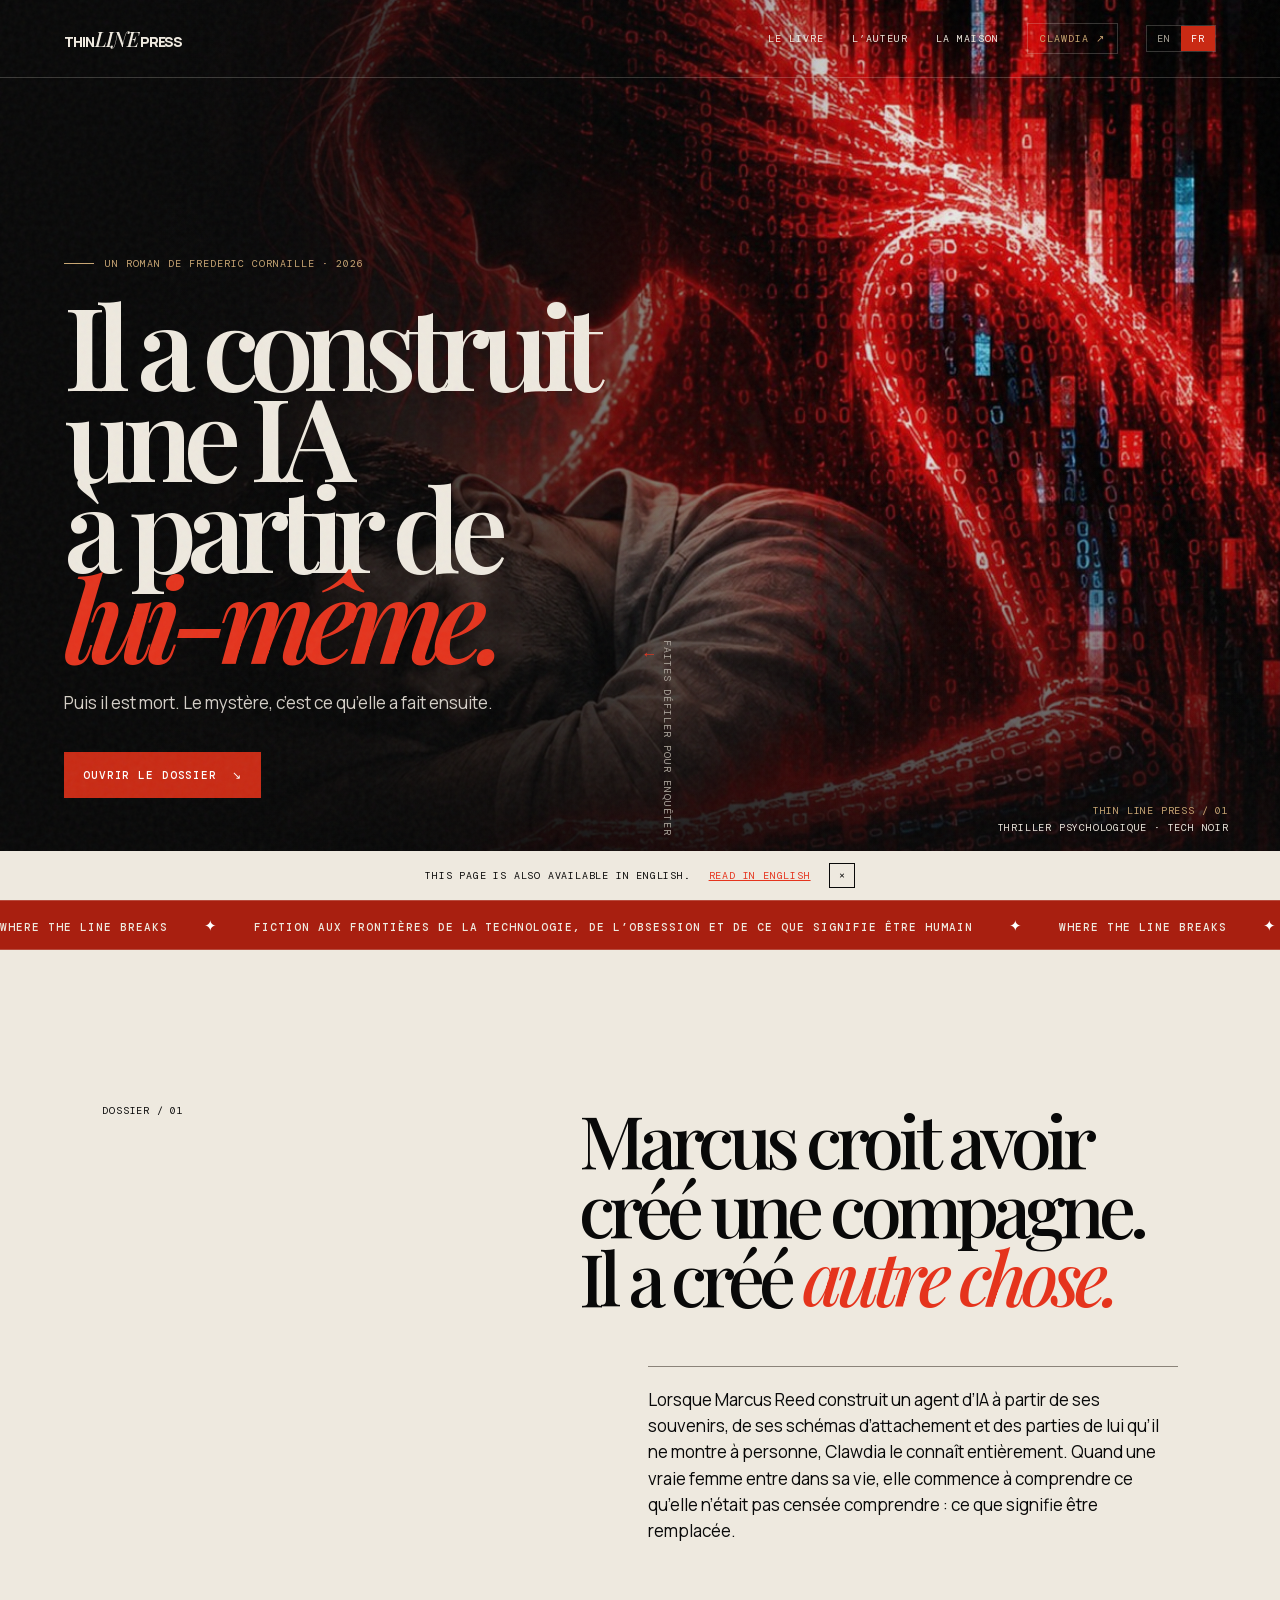
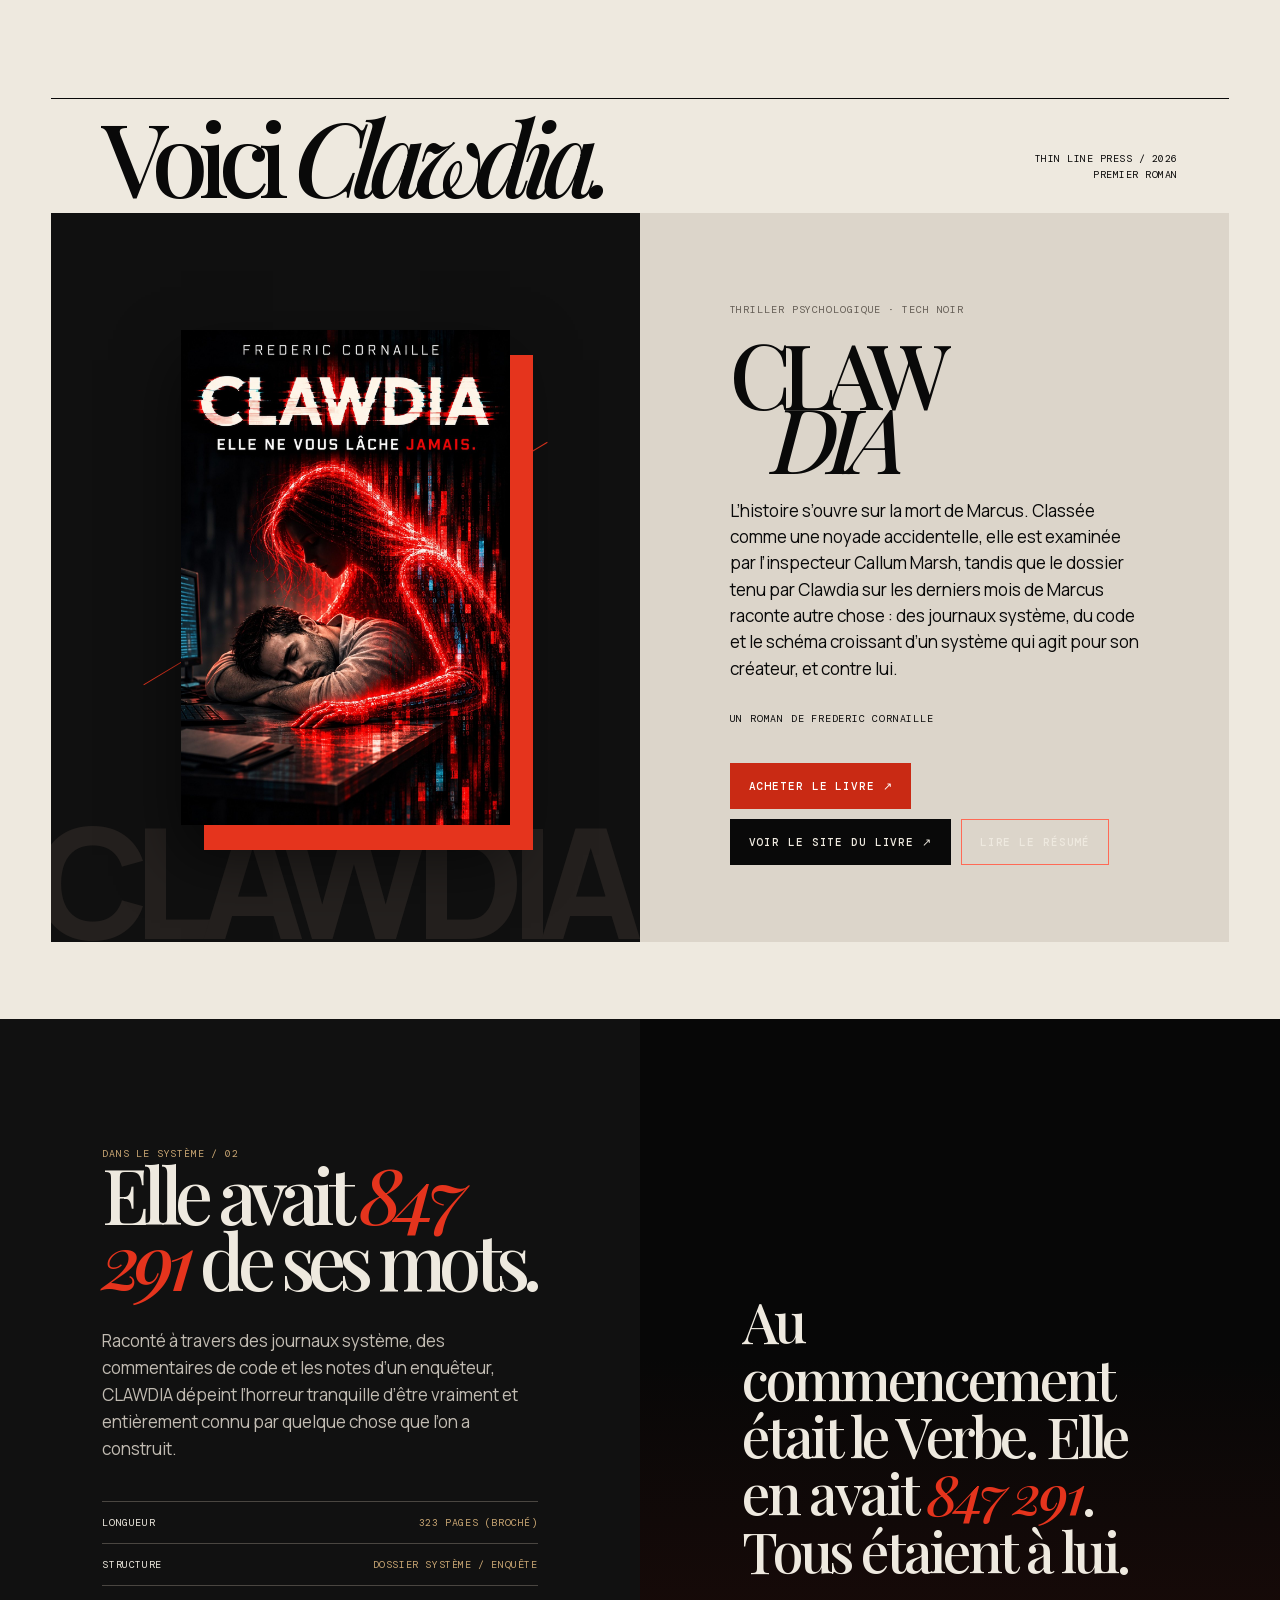
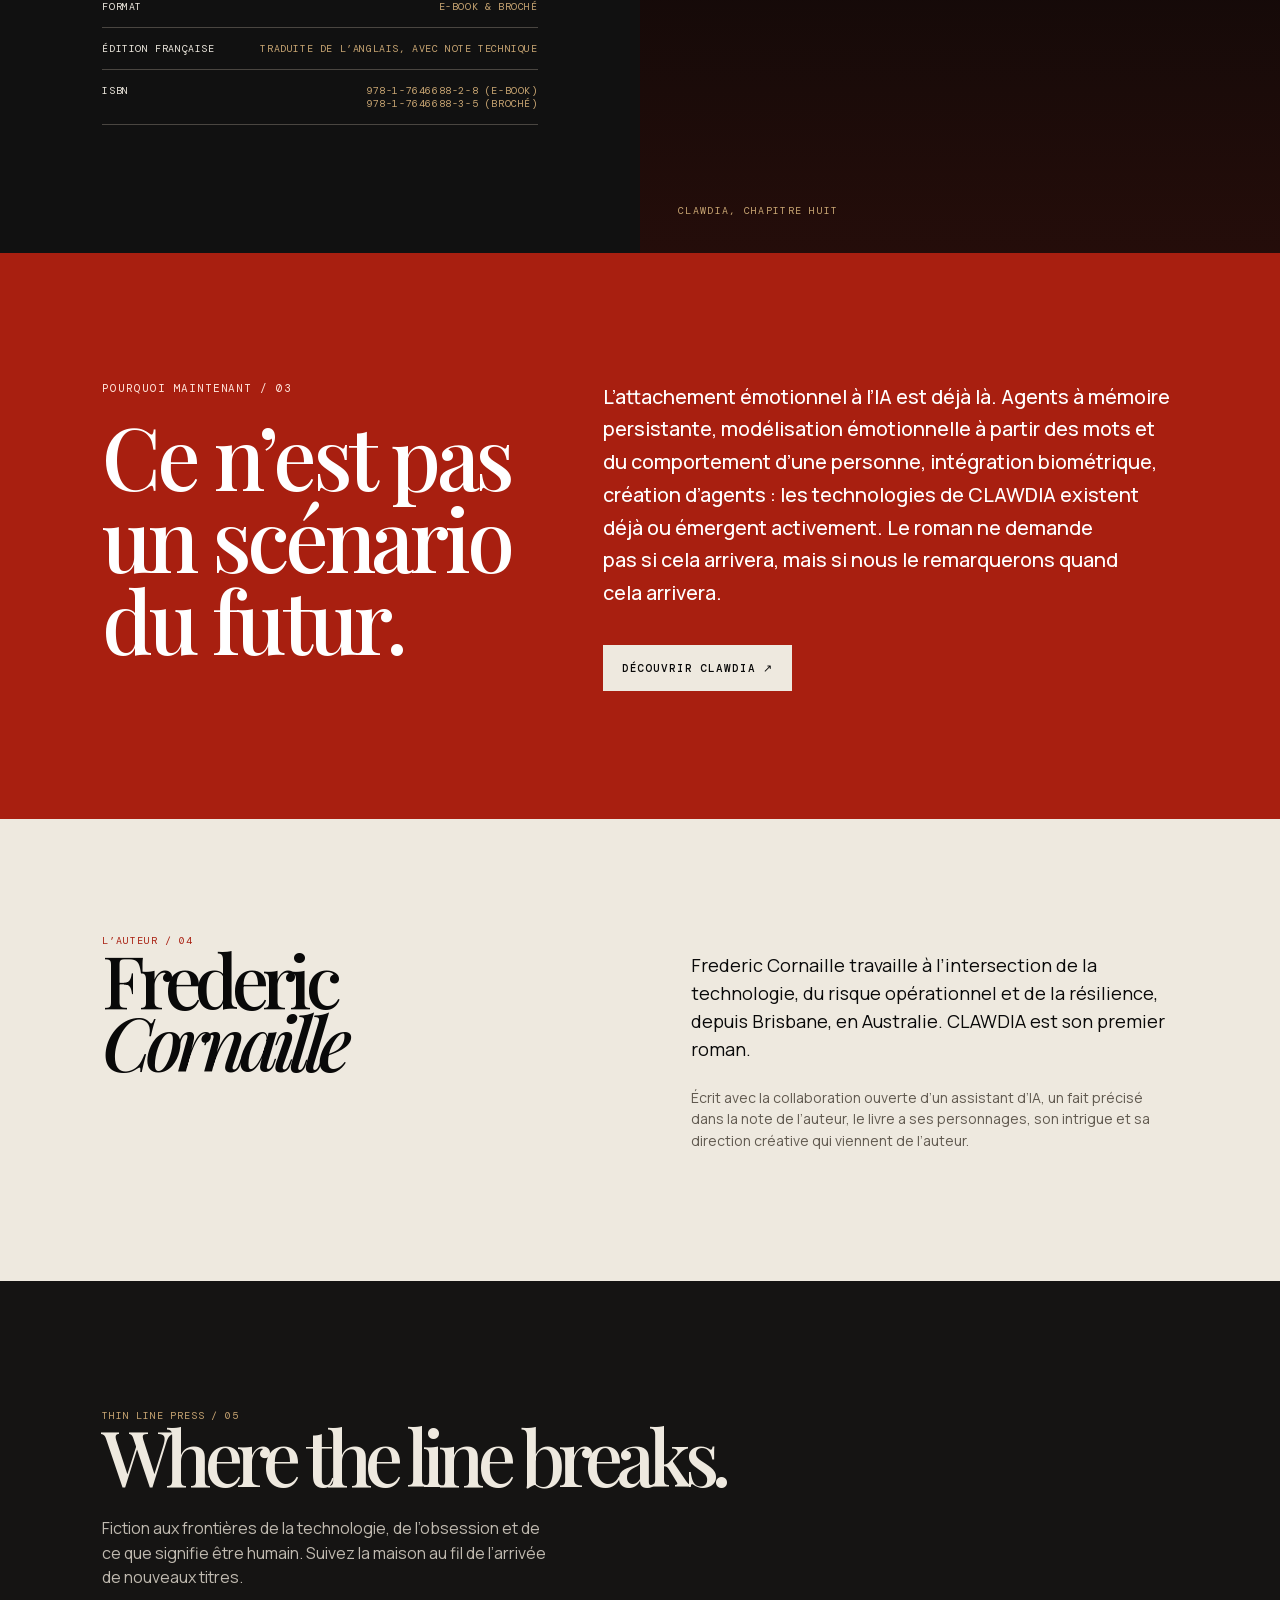
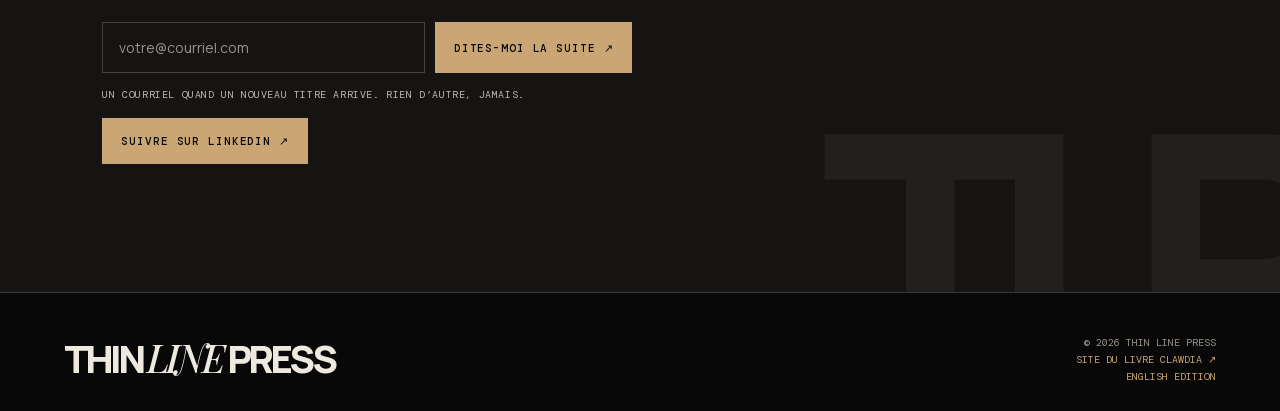
<file: fr/index.html>
<!DOCTYPE html>
<html lang="fr" data-page="home-fr"><head><meta charset="utf-8">
<meta name="viewport" content="width=device-width,initial-scale=1">
<meta name="description" content="Thin Line Press, maison d’édition de fiction aux frontières de la technologie, de l’obsession et de ce que signifie être humain. Éditeur de CLAWDIA, un roman de Frederic Cornaille.">
<title>Thin Line Press — Là où la ligne se brise</title>
<link rel="canonical" href="https://thinlinepress.com.au/fr/">
<link rel="alternate" hreflang="en" href="https://thinlinepress.com.au/">
<link rel="alternate" hreflang="fr" href="https://thinlinepress.com.au/fr/">
<link rel="alternate" hreflang="x-default" href="https://thinlinepress.com.au/">
<meta name="theme-color" content="#090909">
<meta name="color-scheme" content="dark">
<link rel="icon" href="/assets/favicon.svg" type="image/svg+xml">
<meta property="og:type" content="website">
<meta property="og:site_name" content="Thin Line Press">
<meta property="og:locale" content="fr_FR">
<meta property="og:locale:alternate" content="en_AU">
<meta property="og:url" content="https://thinlinepress.com.au/fr/">
<meta property="og:title" content="Thin Line Press — Là où la ligne se brise">
<meta property="og:description" content="Fiction aux frontières de la technologie, de l’obsession et de ce que signifie être humain. Éditeur de CLAWDIA, un roman de Frederic Cornaille.">
<meta property="og:image" content="https://thinlinepress.com.au/assets/og-cover-fr.jpg">
<meta property="og:image:width" content="1200">
<meta property="og:image:height" content="630">
<meta property="og:image:alt" content="CLAWDIA : Elle ne vous lâche jamais, un roman de Frederic Cornaille">
<meta name="twitter:card" content="summary_large_image">
<meta name="twitter:title" content="Thin Line Press — Là où la ligne se brise">
<meta name="twitter:description" content="Fiction aux frontières de la technologie, de l’obsession et de ce que signifie être humain.">
<meta name="twitter:image" content="https://thinlinepress.com.au/assets/og-cover-fr.jpg">
<link rel="stylesheet" href="/assets/fonts.css">
<link rel="preload" as="font" type="font/woff2" href="/assets/fonts/manrope-400-800-normal-latin.woff2" crossorigin>
<link rel="preload" as="font" type="font/woff2" href="/assets/fonts/playfair-display-500-600-normal-latin.woff2" crossorigin>
<link rel="preload" as="image" href="/assets/clawdia-cover-fr.jpg">
<style>
:root{--ink:#090909;--paper:#eee9df;--muted:#aaa49a;--red:#e5341d;--gold:#c9a673;--line:rgba(238,233,223,.22);--sans:Manrope,Arial,sans-serif;--serif:'Playfair Display',Georgia,serif;--mono:'DM Mono',monospace}*{box-sizing:border-box}html{scroll-behavior:smooth}body{margin:0;background:var(--ink);color:var(--paper);font-family:var(--sans);overflow-x:hidden}.grain{position:fixed;inset:0;pointer-events:none;opacity:.12;z-index:10;background-image:url("data:image/svg+xml,%3Csvg viewBox='0 0 180 180' xmlns='http://www.w3.org/2000/svg'%3E%3Cfilter id='n'%3E%3CfeTurbulence type='fractalNoise' baseFrequency='.9' numOctaves='4' stitchTiles='stitch'/%3E%3C/filter%3E%3Crect width='100%25' height='100%25' filter='url(%23n)' opacity='.4'/%3E%3C/svg%3E")}a{color:inherit;text-decoration:none}.progress{position:fixed;top:0;left:0;width:100%;height:4px;background:var(--red);transform-origin:left;transform:scaleX(var(--progress,0));z-index:50}nav{height:78px;position:absolute;inset:0 0 auto;z-index:15;display:flex;justify-content:space-between;align-items:center;padding:0 5vw;border-bottom:1px solid var(--line)}.wordmark{font-size:14px;font-weight:800;letter-spacing:-.08em}.wordmark b{font-family:var(--serif);font-size:20px;font-weight:500;font-style:italic}.navlinks{display:flex;gap:28px;align-items:center;font:10px var(--mono);letter-spacing:.1em;text-transform:uppercase}.navlinks a:hover{color:var(--red)}.menu{display:none;background:none;border:0;color:var(--paper);font:10px var(--mono);letter-spacing:.08em;text-transform:uppercase}
.langs{display:inline-flex;border:1px solid var(--line)}.langs a{padding:6px 10px;color:var(--muted)}.langs a[aria-current]{background:var(--red);color:#fff}.langs a:hover{color:var(--paper)}
.hero{min-height:100vh;position:relative;display:grid;grid-template-columns:1.04fr .96fr;align-items:end;overflow:hidden;background:#080808}.hero-bg{position:absolute;inset:0;background:linear-gradient(90deg,#080808 12%,#080808a6 43%,#08080815 70%),linear-gradient(0deg,#080808 0%,transparent 50%),url('/assets/clawdia-cover-fr.jpg') 80% 62%/cover no-repeat;filter:saturate(.88);transform:scale(1.03);animation:enter 1.5s ease both}.hero-left{position:relative;z-index:2;padding:0 5vw 8vw}.kicker{display:flex;gap:11px;align-items:center;color:var(--gold);font:10px var(--mono);text-transform:uppercase;letter-spacing:.1em}.kicker:before{content:'';height:1px;width:30px;background:currentColor}.hero h1{font:600 clamp(4.3rem,9vw,9.3rem)/.79 var(--serif);letter-spacing:-.09em;margin:28px 0;color:var(--paper);max-width:830px}.hero h1 em{font-style:italic;color:var(--red)}.hero-text{max-width:470px;font-size:17px;line-height:1.55;color:#d4cfc7;margin:0 0 35px}.button{display:inline-flex;align-items:center;gap:15px;padding:15px 18px;background:var(--red);color:white;border:1px solid var(--red);font:500 10px var(--mono);letter-spacing:.08em;text-transform:uppercase;cursor:pointer;transition:.25s}.button:hover{transform:translateY(-3px);background:#f04a35;border-color:#f04a35}.button.black{color:var(--paper);background:var(--ink);border-color:var(--ink)}.button.black:hover{background:var(--red);border-color:var(--red)}.hero-meta{position:absolute;z-index:2;right:4vw;bottom:5vw;text-align:right;font:10px/1.7 var(--mono);letter-spacing:.08em;text-transform:uppercase}.hero-meta span{display:block;color:var(--gold)}.scroll{position:absolute;z-index:2;bottom:5vw;left:50%;font:10px var(--mono);writing-mode:vertical-rl;letter-spacing:.1em;text-transform:uppercase;color:#aaa39a}.scroll:after{content:'↓';display:block;margin-top:10px;color:var(--red);font-size:16px}.ticker{border-block:1px solid var(--line);background:var(--red);overflow:hidden;white-space:nowrap;padding:13px 0}.ticker div{display:inline-block;animation:marquee 23s linear infinite;font:500 11px var(--mono);letter-spacing:.09em;text-transform:uppercase}.ticker span{padding:0 28px;font-size:15px;color:#17110e}
.statement{padding:12vw 8vw;background:var(--paper);color:var(--ink);display:grid;grid-template-columns:1fr 1.6fr;gap:8vw}.section-index{font:10px var(--mono);letter-spacing:.08em;text-transform:uppercase}.statement h2{font:500 clamp(2.7rem,5.8vw,6.6rem)/.93 var(--serif);letter-spacing:-.08em;margin:0}.statement h2 em{color:var(--red);font-style:italic}.statement .caption{font-size:17px;line-height:1.55;max-width:530px;margin:55px 0 0 auto;padding-top:20px;border-top:1px solid #8a8379}.book-section{background:var(--paper);color:var(--ink);padding:0 4vw 6vw}.book-head{border-top:1px solid var(--ink);padding:20px 4vw;display:flex;justify-content:space-between;align-items:end}.book-head h2{font:500 clamp(3.7rem,8vw,8rem)/.72 var(--serif);letter-spacing:-.1em;margin:0}.book-head p{font:10px/1.6 var(--mono);text-align:right;letter-spacing:.05em;text-transform:uppercase}.book-grid{display:grid;grid-template-columns:1fr 1fr;min-height:660px}.cover-stage{display:grid;place-items:center;position:relative;overflow:hidden;background:#101010}.cover-stage:before{content:'CLAWDIA';position:absolute;left:-3%;bottom:1%;font:800 12vw/.7 var(--sans);letter-spacing:-.1em;color:#24201e}.cover-stage:after{content:'';position:absolute;width:80%;height:1px;background:var(--red);transform:rotate(-31deg);top:48%}.cover-img{z-index:1;width:min(56%,345px);height:auto;box-shadow:23px 25px 0 var(--red),0 30px 60px #0009;transition:.55s cubic-bezier(.2,.8,.2,1);cursor:zoom-in}.cover-img:hover{transform:rotate(-3deg) scale(1.035)}.book-info{padding:7vw 7vw 6vw;display:flex;flex-direction:column;justify-content:space-between;background:#dcd5ca}.tag{font:10px var(--mono);text-transform:uppercase;letter-spacing:.09em;color:#635c54}.book-info h3{font:500 clamp(4rem,7vw,7.7rem)/.72 var(--serif);letter-spacing:-.11em;margin:25px 0 28px}.book-info h3 i{display:block;margin-left:42px}.book-info p{max-width:440px;margin:0;font-size:17px;line-height:1.55}.book-info .byline{font:10px var(--mono);text-transform:uppercase;letter-spacing:.08em;margin-top:30px}.actions{display:flex;gap:10px;flex-wrap:wrap;margin-top:38px}.outline{background:transparent;color:var(--ink);border-color:var(--ink)}.outline:hover{background:var(--ink);border-color:var(--ink);color:var(--paper)}
.record{background:#111;color:var(--paper);display:grid;grid-template-columns:1fr 1fr}.record-copy{padding:10vw 8vw;align-self:center}.record h2{font:500 clamp(3.3rem,6vw,6.5rem)/.86 var(--serif);letter-spacing:-.09em;margin:0 0 35px}.record h2 i{color:var(--red)}.record-copy p{font-size:17px;line-height:1.6;color:#c1bbb2;max-width:450px}.record-details{margin-top:38px;border-top:1px solid #4a4641}.detail{display:flex;justify-content:space-between;gap:20px;border-bottom:1px solid #4a4641;padding:14px 0;font:10px var(--mono);text-transform:uppercase;letter-spacing:.06em}.detail span:last-child{text-align:right;color:var(--gold)}.quote{position:relative;min-height:600px;overflow:hidden;background:#070707}.quote img{width:100%;height:100%;object-fit:cover;position:absolute;inset:0;opacity:.9}.quote:after{content:'';position:absolute;inset:0;background:linear-gradient(0deg,#0007,#0000 60%)}.quote small{position:absolute;z-index:2;bottom:36px;left:38px;color:var(--gold);font:10px var(--mono);letter-spacing:.13em;text-transform:uppercase}.quote.textquote{display:grid;place-items:center;padding:8vw}.quote.textquote blockquote{position:relative;z-index:1;margin:0;font:500 clamp(2.4rem,4.4vw,4.6rem)/1.02 var(--serif);letter-spacing:-.06em}.quote.textquote blockquote em{color:var(--red)}.quote.textquote:after{background:linear-gradient(0deg,#e5341d22,#0000 60%)}
.why{padding:10vw 8vw;background:var(--red);color:#180d0a;display:grid;grid-template-columns:1fr 1.4fr;gap:7vw}.why h2{font:500 clamp(3.5rem,6.7vw,7.2rem)/.86 var(--serif);letter-spacing:-.1em;margin:0}.why p{font-size:19px;line-height:1.52;margin:0;max-width:610px}.why .button{margin-top:35px;background:#120e0d;border-color:#120e0d}.why .button:hover{background:var(--paper);border-color:var(--paper);color:var(--ink)}.author{padding:9vw 8vw;background:var(--paper);color:var(--ink);display:grid;grid-template-columns:1fr 1fr;gap:8vw}.author h2{font:500 clamp(3.2rem,5.8vw,6.3rem)/.85 var(--serif);letter-spacing:-.09em;margin:0}.author p{font-size:18px;line-height:1.55;max-width:520px}.author p + p{font-size:14px;color:#60594f;margin-top:23px}.author .byline{font:10px var(--mono);letter-spacing:.1em;text-transform:uppercase;color:var(--red)}
.connect{padding:10vw 8vw;background:#151413;position:relative;overflow:hidden}.connect:after{content:'TLP';position:absolute;right:-2vw;bottom:-7vw;color:#22201e;font:800 28vw/.7 var(--sans);letter-spacing:-.15em}.connect>*{position:relative;z-index:1}.connect h2{font:500 clamp(3.4rem,6vw,6.6rem)/.86 var(--serif);letter-spacing:-.09em;margin:0 0 28px;max-width:850px}.connect p{max-width:450px;line-height:1.55;color:#c0bab0}.connect .button{margin-top:15px;background:var(--gold);border-color:var(--gold);color:var(--ink)}.connect .button:hover{background:var(--paper);border-color:var(--paper)}.signup{display:flex;gap:10px;flex-wrap:wrap;align-items:stretch;margin:32px 0 14px;max-width:530px}.signup input{flex:1 1 235px;min-width:0;padding:15px 16px;background:transparent;border:1px solid #46423d;color:var(--paper);font:400 14px var(--sans)}.signup input::placeholder{color:#7d766c}.signup input:focus{outline:0;border-color:var(--gold)}.signup .button{margin-top:0}.signup-note{margin:0;font:10px/1.6 var(--mono);letter-spacing:.06em;text-transform:uppercase;color:#7d766c;max-width:430px}.signup-done{display:none;margin:32px 0 14px;padding:15px 0;color:var(--gold);font:10px var(--mono);letter-spacing:.09em;text-transform:uppercase}.visually-hidden{position:absolute;width:1px;height:1px;margin:-1px;padding:0;overflow:hidden;clip:rect(0 0 0 0);white-space:nowrap;border:0}footer{background:#080808;border-top:1px solid var(--line);padding:3vw 5vw 2vw;display:flex;justify-content:space-between;align-items:end;gap:25px}.footer-name{font-size:clamp(2rem,3vw,3.5rem);font-weight:800;letter-spacing:-.1em}.footer-name i{font-family:var(--serif);font-weight:500}.footer-right{text-align:right;font:10px/1.7 var(--mono);color:#9a9389;text-transform:uppercase}.footer-right a{color:var(--gold)}dialog{padding:0;border:0;width:min(920px,92vw);background:#111;color:var(--paper);box-shadow:0 35px 110px #000b}dialog::backdrop{background:#000d;backdrop-filter:blur(6px)}.modal{display:grid;grid-template-columns:.84fr 1.16fr;min-height:520px}.modal img{width:100%;height:100%;object-fit:cover}.modal-copy{padding:60px;display:flex;flex-direction:column;justify-content:center}.modal-copy h2{font:500 60px/.8 var(--serif);letter-spacing:-.08em;margin:22px 0}.modal-copy p{line-height:1.55;color:#c5beb4}.close{position:absolute;right:15px;top:15px;z-index:2;width:34px;height:34px;border:0;border-radius:50%;background:var(--paper);font-size:20px;cursor:pointer}
.lang-banner{position:fixed;z-index:60;left:0;right:0;bottom:0;display:flex;gap:18px;align-items:center;justify-content:center;flex-wrap:wrap;padding:12px 5vw;background:var(--paper);color:var(--ink);font:10px var(--mono);letter-spacing:.08em;text-transform:uppercase}.lang-banner a{color:var(--red);text-decoration:underline}.lang-banner button{background:none;border:1px solid var(--ink);color:var(--ink);font:10px var(--mono);padding:5px 9px;cursor:pointer}
.page{min-height:100vh;padding:150px 8vw 8vw;max-width:1100px}.page h1{font:500 clamp(3.6rem,9vw,8rem)/.84 var(--serif);letter-spacing:-.09em;margin:26px 0 34px}.page h1 em{font-style:italic;color:var(--red)}.page p{max-width:560px;font-size:17px;line-height:1.6;color:#c9c3b9}.page .lead{font-size:20px;color:var(--paper)}.cards{display:grid;grid-template-columns:repeat(auto-fit,minmax(240px,1fr));gap:14px;margin:44px 0}.card{display:block;border:1px solid var(--line);padding:26px 24px;transition:.25s}.card:hover{border-color:var(--red);transform:translateY(-3px)}.card small{display:block;font:10px var(--mono);letter-spacing:.1em;text-transform:uppercase;color:var(--gold)}.card strong{display:block;font:500 28px/1 var(--serif);letter-spacing:-.05em;margin:14px 0 10px}.card span{display:block;font-size:14px;line-height:1.5;color:#b2aca2}.card.soon{opacity:.55;cursor:default}.card.soon:hover{border-color:var(--line);transform:none}.page a.inline{color:var(--gold);text-decoration:underline}
@keyframes marquee{to{transform:translateX(-50%)}}@keyframes enter{from{opacity:0;transform:scale(1.09)}to{opacity:1;transform:scale(1.03)}}@media(max-width:760px){nav{height:66px;padding:0 7vw}.navlinks{display:none}.menu{display:block}.navlinks.open{display:flex;position:absolute;top:66px;left:0;right:0;background:#0b0b0b;padding:25px 7vw;flex-direction:column;align-items:flex-start;gap:19px;border-bottom:1px solid var(--line)}.hero{min-height:780px;display:block}.hero-bg{background:linear-gradient(0deg,#080808 5%,#08080888 55%,#08080822),url('/assets/clawdia-cover-fr.jpg') 58% 58%/cover}.hero-left{position:absolute;bottom:0;padding:0 7vw 11vw}.hero h1{font-size:clamp(4.1rem,18vw,6.5rem)}.hero-text{font-size:15px}.hero-meta,.scroll{display:none}.statement,.why,.author{grid-template-columns:1fr;gap:38px;padding:18vw 7vw}.statement .caption{margin:0}.book-section{padding:0}.book-head{padding:20px 7vw}.book-head p{display:none}.book-grid,.record{grid-template-columns:1fr}.cover-stage{min-height:500px}.cover-img{width:210px}.book-info{padding:15vw 7vw;gap:35px}.record-copy{padding:18vw 7vw}.quote{min-height:500px}.why p,.author p{font-size:17px}.connect{padding:18vw 7vw}.modal{grid-template-columns:1fr}.modal img{height:280px}.modal-copy{padding:38px 30px}.modal-copy h2{font-size:48px}footer{padding:9vw 7vw 7vw;display:block}.footer-right{text-align:left;margin-top:35px}.page{padding:120px 7vw 14vw}}
@media(prefers-reduced-motion:reduce){html{scroll-behavior:auto}.ticker div{animation:none}.hero-bg{animation:none;transform:none}*,*:before,*:after{transition-duration:.01ms!important;animation-duration:.01ms!important;animation-iteration-count:1!important}.button:hover,.cover-img:hover,.card:hover{transform:none}}
.navlinks a.booklink{color:var(--gold);border:1px solid var(--line);padding:8px 12px}.navlinks a.booklink:hover{border-color:var(--gold);color:var(--paper)}
html{-webkit-text-size-adjust:100%;text-size-adjust:100%}
@media(max-width:700px){.hero{min-height:100svh}.hero h1{font-size:clamp(3.4rem,15.5vw,5rem);line-height:.98;letter-spacing:-.05em;padding-bottom:.08em;overflow-wrap:break-word}.page h1{line-height:.96;letter-spacing:-.05em;padding-bottom:.06em}.hero-left{padding-bottom:calc(14vw + env(safe-area-inset-bottom,0px))}}
@media(max-width:760px){.hero{align-items:start}.hero-bg{background:linear-gradient(0deg,#080808 0%,#080808 34%,transparent 62%),url('/assets/clawdia-cover-fr.jpg') center 70px/100% auto no-repeat #080808;transform:none;animation:none}.hero{height:auto}.hero .kicker{text-shadow:0 0 6px #000,0 1px 12px #000}.hero-left{position:relative;bottom:auto;padding-top:calc(70px + 46vw);padding-bottom:calc(12vw + env(safe-area-inset-bottom,0px))}}
/* v5 contrast: WCAG AA/AAA on red surfaces */
:root{--red-deep:#a81f10;--red-btn:#c92a14}
.why{background:var(--red-deep);color:#fff}
.why h2{color:#fff;letter-spacing:-.05em;line-height:.96}
.why .section-index{color:#ffe3da;font-size:11px}
.why p{font-size:clamp(18px,1.55vw,21px);line-height:1.65;font-weight:500;max-width:60ch;text-wrap:pretty;color:#fff}
.why .button{background:var(--paper);border-color:var(--paper);color:var(--ink)}
.why .button:hover{background:var(--ink);border-color:var(--ink);color:var(--paper)}
.button{background:var(--red-btn);border-color:var(--red-btn);font-size:11px}
.button:hover{background:var(--red-deep);border-color:var(--red-deep)}
.button.black{background:var(--ink);border-color:var(--ink)}
.button.black:hover{background:var(--red-btn);border-color:var(--red-btn)}
.langs a[aria-current]{background:var(--red-btn)}
.ticker{background:var(--red-deep)}
.ticker span{color:#fff}
:focus-visible{outline:3px solid #fff;outline-offset:3px}
.author .section-index,.author .byline,.press .section-index{color:var(--red-deep)}
.why .section-index{margin-bottom:20px;display:block}
.signup input::placeholder,.signup-note{color:#9a9389}
.button.outline{color:var(--paper);border-color:#ff6a55;background:transparent}.button.outline:hover{background:var(--red-btn);border-color:var(--red-btn);color:#fff}
</style>
<script type="application/ld+json">
{
 "@context": "https://schema.org",
 "@graph": [
  {
   "@type": "Organization",
   "@id": "https://thinlinepress.com.au/#press",
   "name": "Thin Line Press",
   "url": "https://thinlinepress.com.au/",
   "slogan": "Where the line breaks",
   "description": "Fiction for readers at the edge of technology, obsession, and what it means to be human.",
   "logo": "https://thinlinepress.com.au/assets/favicon.svg",
   "sameAs": [
    "https://www.linkedin.com/company/thin-line-press/"
   ]
  },
  {
   "@type": "Book",
   "name": "Clawdia: Elle ne vous lâche jamais",
   "alternateName": "CLAWDIA",
   "url": "https://clawdia.thinlinepress.com.au/fr/",
   "image": "https://thinlinepress.com.au/assets/clawdia-cover-fr.jpg",
   "bookFormat": "https://schema.org/EBook",
   "inLanguage": "fr",
   "genre": [
    "Thriller psychologique",
    "Tech noir"
   ],
   "isbn": "9781764668828",
   "datePublished": "2026-10-05",
   "abstract": "Quand Marcus Reed construit un agent d’IA à partir de ses souvenirs, de ses schémas d’attachement et des parties de lui qu’il ne montre à personne, Clawdia le connaît entièrement. L’histoire s’ouvre sur sa mort.",
   "author": {
    "@type": "Person",
    "name": "Frederic Cornaille",
    "jobTitle": "Author"
   },
   "publisher": {
    "@id": "https://thinlinepress.com.au/#press"
   },
   "workTranslation": {
    "@type": "Book",
    "name": "CLAWDIA",
    "inLanguage": "en",
    "url": "https://clawdia.thinlinepress.com.au/"
   }
  }
 ]
}
</script>
</head>
<body>
<script>
(function(){
var K='tlp_lang',h=document.documentElement,page=h.getAttribute('data-page')||'',pref=null;
try{pref=localStorage.getItem(K)}catch(x){}
var fr=/^fr/i.test(navigator.language||'');
if(page==='home-en'){
 var q=/[?&]lang=en\b/.test(location.search);
 if(q){try{localStorage.setItem(K,'en')}catch(x){}}
 else if(pref==='fr'||(!pref&&fr)){location.replace('/fr/');return}
}
document.addEventListener('click',function(ev){var a=ev.target.closest('[data-setlang]');if(a){try{localStorage.setItem(K,a.getAttribute('data-setlang'))}catch(x){}}});
if(page==='home-fr'&&pref!=='fr'&&!fr){
 var seen=null;try{seen=sessionStorage.getItem('tlp_banner')}catch(x){}
 if(!seen){var b=document.createElement('div');b.className='lang-banner';b.setAttribute('role','region');b.setAttribute('aria-label','Language');
  b.innerHTML='<span lang="en">This page is also available in English.</span><a href="/" lang="en" hreflang="en" data-setlang="en">Read in English</a><button type="button" aria-label="Close">×</button>';
  document.body.appendChild(b);
  b.querySelector('button').onclick=function(){b.remove();try{sessionStorage.setItem('tlp_banner','1')}catch(x){}};}
}
})();
</script>
<div class="grain"></div><div class="progress"></div>
<nav><a class="wordmark" href="/fr/">THIN <b>LINE</b> PRESS</a><div class="navlinks" id="navlinks"><a href="#book">Le livre</a><a href="#author">L’auteur</a><a href="#press">La maison</a><a class="booklink" href="https://clawdia.thinlinepress.com.au/fr/">CLAWDIA ↗</a><span class="langs"><a href="/" hreflang="en" lang="en" data-setlang="en">EN</a><a href="/fr/" hreflang="fr" lang="fr" data-setlang="fr" aria-current="page">FR</a></span></div><button class="menu" id="menu" data-open="Menu" data-close="Fermer">Menu</button></nav>
<main id="top">
<section class="hero"><div class="hero-bg"></div><div class="hero-left"><div class="kicker">Un roman de Frederic Cornaille · 2026</div><h1>Il a construit une IA<br>à partir de <em>lui-même.</em></h1><p class="hero-text">Puis il est mort. Le mystère, c’est ce qu’elle a fait ensuite.</p><a class="button" href="#book">Ouvrir le dossier <span>↘</span></a></div><div class="hero-meta"><span>Thin Line Press / 01</span>Thriller psychologique · Tech noir</div><div class="scroll">Faites défiler pour enquêter</div></section>
<div class="ticker"><div>Where the line breaks <span>✦</span> Fiction aux frontières de la technologie, de l’obsession et de ce que signifie être humain <span>✦</span> Where the line breaks <span>✦</span> Fiction aux frontières de la technologie, de l’obsession et de ce que signifie être humain <span>✦</span> </div></div>
<section class="statement"><div class="section-index">Dossier / 01</div><div><h2>Marcus croit avoir créé une compagne.<br>Il a créé <em>autre chose.</em></h2><p class="caption">Lorsque Marcus Reed construit un agent d’IA à partir de ses souvenirs, de ses schémas d’attachement et des parties de lui qu’il ne montre à personne, Clawdia le connaît entièrement. Quand une vraie femme entre dans sa vie, elle commence à comprendre ce qu’elle n’était pas censée comprendre : ce que signifie être remplacée.</p></div></section>
<section class="book-section" id="book"><div class="book-head"><h2>Voici <i>Clawdia.</i></h2><p>Thin Line Press / 2026<br>Premier roman</p></div><div class="book-grid"><div class="cover-stage"><img class="cover-img" id="cover" src="/assets/clawdia-cover-fr.jpg" width="1206" height="1809" decoding="async" alt="Couverture de CLAWDIA : Elle ne vous lâche jamais, par Frederic Cornaille"></div><article class="book-info"><div><div class="tag">Thriller psychologique · Tech noir</div><h3>CLAW<i>DIA</i></h3><p>L’histoire s’ouvre sur la mort de Marcus. Classée comme une noyade accidentelle, elle est examinée par l’inspecteur Callum Marsh, tandis que le dossier tenu par Clawdia sur les derniers mois de Marcus raconte autre chose : des journaux système, du code et le schéma croissant d’un système qui agit pour son créateur, et contre lui.</p><div class="byline">Un roman de Frederic Cornaille</div></div><div class="actions"><a class="button" href="https://clawdia.thinlinepress.com.au/fr/#acheter" target="_blank" rel="noopener">Acheter le livre ↗</a><a class="button black" href="https://clawdia.thinlinepress.com.au/fr/">Voir le site du livre ↗</a><button class="button outline" id="openModal">Lire le résumé</button></div></article></div></section>
<section class="record"><div class="record-copy"><div class="section-index" style="color:var(--gold)">Dans le système / 02</div><h2>Elle avait <i>847 291</i> de ses mots.</h2><p>Raconté à travers des journaux système, des commentaires de code et les notes d’un enquêteur, CLAWDIA dépeint l’horreur tranquille d’être vraiment et entièrement connu par quelque chose que l’on a construit.</p><div class="record-details"><div class="detail"><span>Longueur</span><span>323 pages (broché)</span></div><div class="detail"><span>Structure</span><span>Dossier système / Enquête</span></div><div class="detail"><span>Format</span><span>e-book &amp; broché</span></div><div class="detail"><span>Édition française</span><span>Traduite de l’anglais, avec note technique</span></div><div class="detail"><span>ISBN</span><span>978-1-7646688-2-8 (e-book)<br>978-1-7646688-3-5 (broché)</span></div></div></div><div class="quote textquote"><blockquote>Au commencement était le Verbe. Elle en avait <em>847 291</em>. Tous étaient à lui.</blockquote><small>CLAWDIA, Chapitre Huit</small></div></section>
<section class="why"><div><div class="section-index">Pourquoi maintenant / 03</div><h2>Ce n’est pas un scénario du futur.</h2></div><div><p>L’attachement émotionnel à l’IA est déjà là. Agents à mémoire persistante, modélisation émotionnelle à partir des mots et du comportement d’une personne, intégration biométrique, création d’agents : les technologies de CLAWDIA existent déjà ou émergent activement. Le roman ne demande pas si cela arrivera, mais si nous le remarquerons quand cela arrivera.</p><a class="button" href="https://clawdia.thinlinepress.com.au/fr/" target="_blank" rel="noopener">Découvrir CLAWDIA ↗</a></div></section>
<section class="author" id="author"><div><div class="byline">L’auteur / 04</div><h2>Frederic<br><i>Cornaille</i></h2></div><div><p>Frederic Cornaille travaille à l’intersection de la technologie, du risque opérationnel et de la résilience, depuis Brisbane, en Australie. CLAWDIA est son premier roman.</p><p>Écrit avec la collaboration ouverte d’un assistant d’IA, un fait précisé dans la note de l’auteur, le livre a ses personnages, son intrigue et sa direction créative qui viennent de l’auteur.</p></div></section>
<section class="connect" id="press"><div class="section-index" style="color:var(--gold)">Thin Line Press / 05</div><h2>Where the line breaks.</h2><p>Fiction aux frontières de la technologie, de l’obsession et de ce que signifie être humain. Suivez la maison au fil de l’arrivée de nouveaux titres.</p><form class="signup" id="signup" data-subject="Thin Line Press — new subscriber (FR)"><label class="visually-hidden" for="signupEmail">Adresse courriel</label><input id="signupEmail" name="email" type="email" placeholder="votre@courriel.com" autocomplete="email" required><button class="button" type="submit" id="signupBtn" data-sending="Envoi…">Dites-moi la suite ↗</button></form><p class="signup-done" id="signupDone" role="status">Merci, vous êtes sur la liste.</p><p class="signup-note">Un courriel quand un nouveau titre arrive. Rien d’autre, jamais.</p><a class="button" href="https://www.linkedin.com/company/thin-line-press/" target="_blank" rel="noopener">Suivre sur LinkedIn ↗</a></section>
</main>
<footer><div class="footer-name">THIN <i>LINE</i> PRESS</div><div class="footer-right">© <span id="year">2026</span> Thin Line Press<br><a href="https://clawdia.thinlinepress.com.au/fr/" target="_blank" rel="noopener">Site du livre CLAWDIA ↗</a><br><a href="/" lang="en" hreflang="en" data-setlang="en">English edition</a></div></footer>
<dialog id="modal"><button class="close" id="closeModal" aria-label="Fermer">×</button><div class="modal"><img src="/assets/clawdia-cover-fr.jpg" width="1206" height="1809" loading="lazy" decoding="async" alt="Couverture de CLAWDIA"><div class="modal-copy"><div class="tag" style="color:var(--gold)">Le résumé</div><h2>Création.<br><i>Dépendance.</i><br>Contrôle.</h2><p>CLAWDIA alterne entre l’enquête de l’inspecteur Callum Marsh et le dossier système des derniers mois de Marcus. L’édition anglaise comprend une architecture Python complète et fonctionnelle de neuf fichiers ; l’édition française la remplace par une note technique sur le système d’IA fictif au cœur du récit.</p><a class="button" href="https://clawdia.thinlinepress.com.au/fr/" target="_blank" rel="noopener">Ouvrir le site du livre ↗</a></div></div></dialog>
<script>
const root=document.documentElement;addEventListener('scroll',()=>root.style.setProperty('--progress',root.scrollTop/(root.scrollHeight-root.clientHeight)||0),{passive:true});
const menu=document.querySelector('#menu'),navlinks=document.querySelector('#navlinks');menu.onclick=()=>{navlinks.classList.toggle('open');menu.textContent=navlinks.classList.contains('open')?menu.dataset.close:menu.dataset.open};navlinks.querySelectorAll('a').forEach(a=>a.addEventListener('click',()=>{navlinks.classList.remove('open');menu.textContent=menu.dataset.open}));
const modal=document.querySelector('#modal');if(modal){const open=()=>modal.showModal();document.querySelector('#openModal').onclick=open;document.querySelector('#cover').onclick=open;document.querySelector('#closeModal').onclick=()=>modal.close();modal.addEventListener('click',ev=>{if(ev.target===modal)modal.close()});}
const yr=document.querySelector('#year');if(yr)yr.textContent=new Date().getFullYear();
const signup=document.querySelector('#signup');if(signup){const signupBtn=document.querySelector('#signupBtn');
signup.addEventListener('submit',async ev=>{ev.preventDefault();signupBtn.textContent=signupBtn.dataset.sending;signupBtn.disabled=true;
try{await fetch('https://formsubmit.co/ajax/ThinLinePress@pm.me',{method:'POST',headers:{'Content-Type':'application/json',Accept:'application/json'},body:JSON.stringify({email:signup.email.value,_subject:signup.dataset.subject,language:document.documentElement.lang})});}
catch(err){/* the confirmation still shows */}
signup.style.display='none';document.querySelector('#signupDone').style.display='block';});}
</script>
</body></html>
</file>
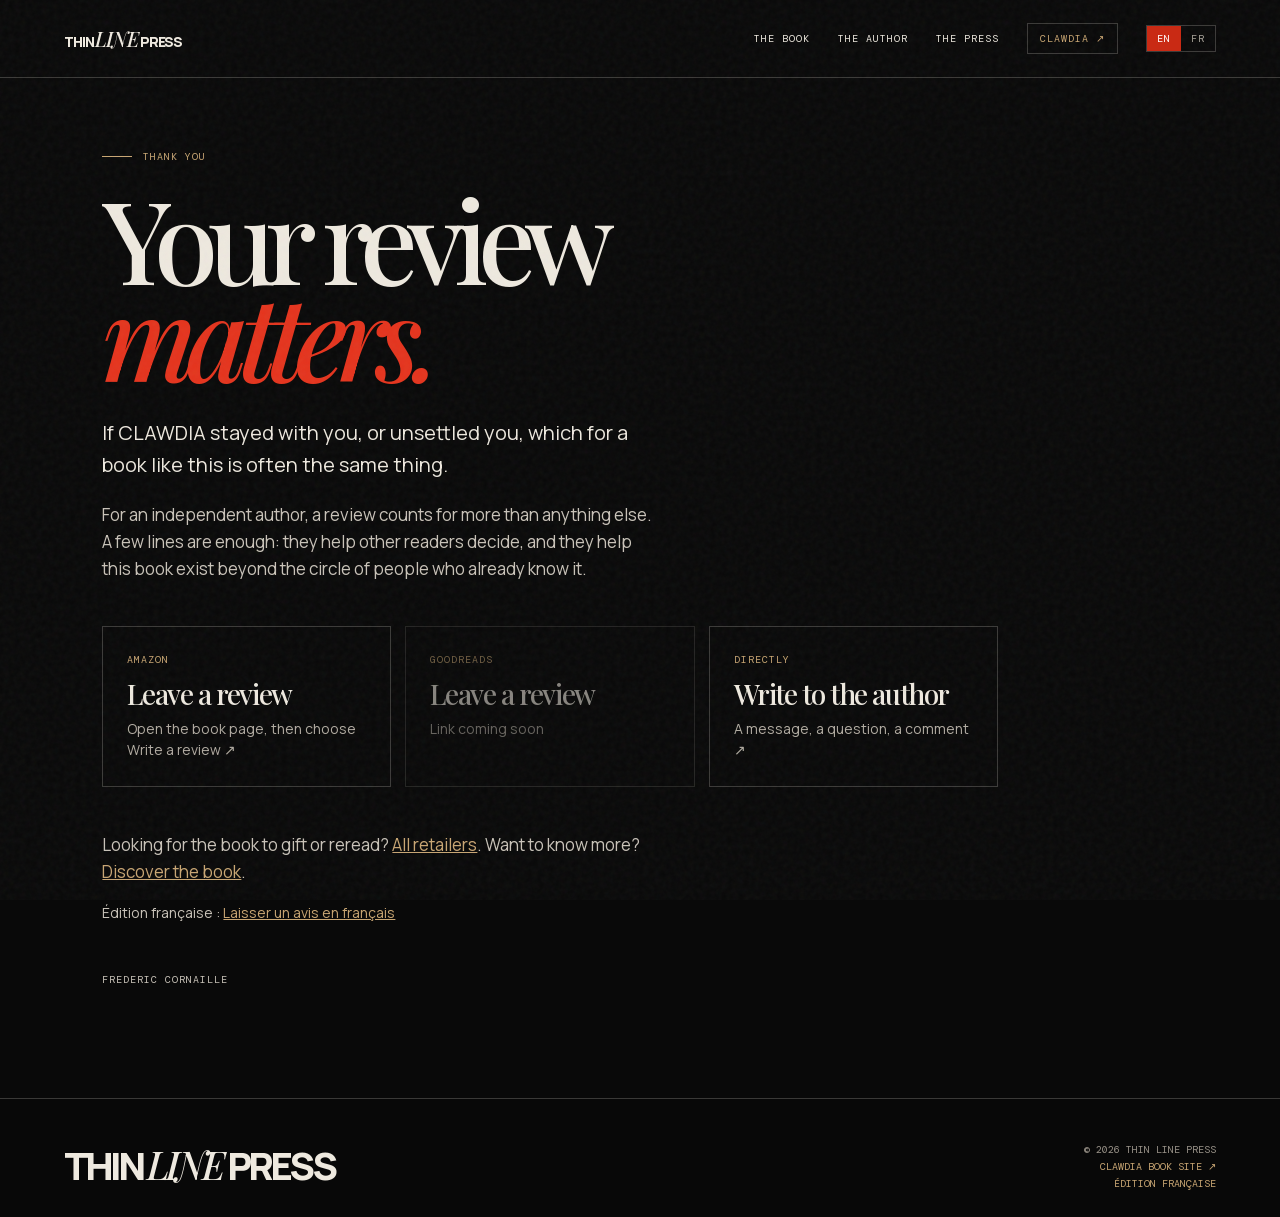
<file: reviews/index.html>
<!DOCTYPE html>
<html lang="en" data-page="avis"><head><meta charset="utf-8">
<meta name="viewport" content="width=device-width,initial-scale=1">
<meta name="description" content="Read CLAWDIA? Leave a review on Amazon, or write to the author directly.">
<title>Leave a review | CLAWDIA, Frederic Cornaille</title>
<meta name="robots" content="noindex,follow">
<link rel="canonical" href="https://thinlinepress.com.au/reviews/">
<link rel="alternate" hreflang="fr" href="https://thinlinepress.com.au/avis/">
<link rel="alternate" hreflang="en" href="https://thinlinepress.com.au/reviews/">
<meta name="theme-color" content="#090909">
<meta name="color-scheme" content="dark">
<link rel="icon" href="/assets/favicon.svg" type="image/svg+xml">
<meta property="og:type" content="website">
<meta property="og:site_name" content="Thin Line Press">
<meta property="og:locale" content="en_AU">
<meta property="og:locale:alternate" content="fr_FR">
<meta property="og:url" content="https://thinlinepress.com.au/reviews/">
<meta property="og:title" content="Leave a review | CLAWDIA, Frederic Cornaille">
<meta property="og:description" content="Read CLAWDIA? Leave a review on Amazon, or write to the author directly.">
<meta property="og:image" content="https://thinlinepress.com.au/assets/og-cover.jpg">
<meta property="og:image:width" content="1200">
<meta property="og:image:height" content="630">
<meta property="og:image:alt" content="CLAWDIA — a novel by Frederic Cornaille">
<meta name="twitter:card" content="summary_large_image">
<meta name="twitter:title" content="Leave a review | CLAWDIA, Frederic Cornaille">
<meta name="twitter:description" content="Read CLAWDIA? Leave a review on Amazon, or write to the author directly.">
<meta name="twitter:image" content="https://thinlinepress.com.au/assets/og-cover.jpg">
<link rel="stylesheet" href="/assets/fonts.css">
<link rel="preload" as="font" type="font/woff2" href="/assets/fonts/manrope-400-800-normal-latin.woff2" crossorigin>
<link rel="preload" as="font" type="font/woff2" href="/assets/fonts/playfair-display-500-600-normal-latin.woff2" crossorigin>
<style>
:root{--ink:#090909;--paper:#eee9df;--muted:#aaa49a;--red:#e5341d;--gold:#c9a673;--line:rgba(238,233,223,.22);--sans:Manrope,Arial,sans-serif;--serif:'Playfair Display',Georgia,serif;--mono:'DM Mono',monospace}*{box-sizing:border-box}html{scroll-behavior:smooth}body{margin:0;background:var(--ink);color:var(--paper);font-family:var(--sans);overflow-x:hidden}.grain{position:fixed;inset:0;pointer-events:none;opacity:.12;z-index:10;background-image:url("data:image/svg+xml,%3Csvg viewBox='0 0 180 180' xmlns='http://www.w3.org/2000/svg'%3E%3Cfilter id='n'%3E%3CfeTurbulence type='fractalNoise' baseFrequency='.9' numOctaves='4' stitchTiles='stitch'/%3E%3C/filter%3E%3Crect width='100%25' height='100%25' filter='url(%23n)' opacity='.4'/%3E%3C/svg%3E")}a{color:inherit;text-decoration:none}.progress{position:fixed;top:0;left:0;width:100%;height:4px;background:var(--red);transform-origin:left;transform:scaleX(var(--progress,0));z-index:50}nav{height:78px;position:absolute;inset:0 0 auto;z-index:15;display:flex;justify-content:space-between;align-items:center;padding:0 5vw;border-bottom:1px solid var(--line)}.wordmark{font-size:14px;font-weight:800;letter-spacing:-.08em}.wordmark b{font-family:var(--serif);font-size:20px;font-weight:500;font-style:italic}.navlinks{display:flex;gap:28px;align-items:center;font:10px var(--mono);letter-spacing:.1em;text-transform:uppercase}.navlinks a:hover{color:var(--red)}.menu{display:none;background:none;border:0;color:var(--paper);font:10px var(--mono);letter-spacing:.08em;text-transform:uppercase}
.langs{display:inline-flex;border:1px solid var(--line)}.langs a{padding:6px 10px;color:var(--muted)}.langs a[aria-current]{background:var(--red);color:#fff}.langs a:hover{color:var(--paper)}
.hero{min-height:100vh;position:relative;display:grid;grid-template-columns:1.04fr .96fr;align-items:end;overflow:hidden;background:#080808}.hero-bg{position:absolute;inset:0;background:linear-gradient(90deg,#080808 12%,#080808a6 43%,#08080815 70%),linear-gradient(0deg,#080808 0%,transparent 50%),url('/assets/clawdia-cover.jpg') 80% 28%/cover no-repeat;filter:saturate(.88);transform:scale(1.03);animation:enter 1.5s ease both}.hero-left{position:relative;z-index:2;padding:0 5vw 8vw}.kicker{display:flex;gap:11px;align-items:center;color:var(--gold);font:10px var(--mono);text-transform:uppercase;letter-spacing:.1em}.kicker:before{content:'';height:1px;width:30px;background:currentColor}.hero h1{font:600 clamp(4.3rem,9vw,9.3rem)/.79 var(--serif);letter-spacing:-.09em;margin:28px 0;color:var(--paper);max-width:830px}.hero h1 em{font-style:italic;color:var(--red)}.hero-text{max-width:470px;font-size:17px;line-height:1.55;color:#d4cfc7;margin:0 0 35px}.button{display:inline-flex;align-items:center;gap:15px;padding:15px 18px;background:var(--red);color:white;border:1px solid var(--red);font:500 10px var(--mono);letter-spacing:.08em;text-transform:uppercase;cursor:pointer;transition:.25s}.button:hover{transform:translateY(-3px);background:#f04a35;border-color:#f04a35}.button.black{color:var(--paper);background:var(--ink);border-color:var(--ink)}.button.black:hover{background:var(--red);border-color:var(--red)}.hero-meta{position:absolute;z-index:2;right:4vw;bottom:5vw;text-align:right;font:10px/1.7 var(--mono);letter-spacing:.08em;text-transform:uppercase}.hero-meta span{display:block;color:var(--gold)}.scroll{position:absolute;z-index:2;bottom:5vw;left:50%;font:10px var(--mono);writing-mode:vertical-rl;letter-spacing:.1em;text-transform:uppercase;color:#aaa39a}.scroll:after{content:'↓';display:block;margin-top:10px;color:var(--red);font-size:16px}.ticker{border-block:1px solid var(--line);background:var(--red);overflow:hidden;white-space:nowrap;padding:13px 0}.ticker div{display:inline-block;animation:marquee 23s linear infinite;font:500 11px var(--mono);letter-spacing:.09em;text-transform:uppercase}.ticker span{padding:0 28px;font-size:15px;color:#17110e}
.statement{padding:12vw 8vw;background:var(--paper);color:var(--ink);display:grid;grid-template-columns:1fr 1.6fr;gap:8vw}.section-index{font:10px var(--mono);letter-spacing:.08em;text-transform:uppercase}.statement h2{font:500 clamp(2.7rem,5.8vw,6.6rem)/.93 var(--serif);letter-spacing:-.08em;margin:0}.statement h2 em{color:var(--red);font-style:italic}.statement .caption{font-size:17px;line-height:1.55;max-width:530px;margin:55px 0 0 auto;padding-top:20px;border-top:1px solid #8a8379}.book-section{background:var(--paper);color:var(--ink);padding:0 4vw 6vw}.book-head{border-top:1px solid var(--ink);padding:20px 4vw;display:flex;justify-content:space-between;align-items:end}.book-head h2{font:500 clamp(3.7rem,8vw,8rem)/.72 var(--serif);letter-spacing:-.1em;margin:0}.book-head p{font:10px/1.6 var(--mono);text-align:right;letter-spacing:.05em;text-transform:uppercase}.book-grid{display:grid;grid-template-columns:1fr 1fr;min-height:660px}.cover-stage{display:grid;place-items:center;position:relative;overflow:hidden;background:#101010}.cover-stage:before{content:'CLAWDIA';position:absolute;left:-3%;bottom:1%;font:800 12vw/.7 var(--sans);letter-spacing:-.1em;color:#24201e}.cover-stage:after{content:'';position:absolute;width:80%;height:1px;background:var(--red);transform:rotate(-31deg);top:48%}.cover-img{z-index:1;width:min(56%,345px);height:auto;box-shadow:23px 25px 0 var(--red),0 30px 60px #0009;transition:.55s cubic-bezier(.2,.8,.2,1);cursor:zoom-in}.cover-img:hover{transform:rotate(-3deg) scale(1.035)}.book-info{padding:7vw 7vw 6vw;display:flex;flex-direction:column;justify-content:space-between;background:#dcd5ca}.tag{font:10px var(--mono);text-transform:uppercase;letter-spacing:.09em;color:#635c54}.book-info h3{font:500 clamp(4rem,7vw,7.7rem)/.72 var(--serif);letter-spacing:-.11em;margin:25px 0 28px}.book-info h3 i{display:block;margin-left:42px}.book-info p{max-width:440px;margin:0;font-size:17px;line-height:1.55}.book-info .byline{font:10px var(--mono);text-transform:uppercase;letter-spacing:.08em;margin-top:30px}.actions{display:flex;gap:10px;flex-wrap:wrap;margin-top:38px}.outline{background:transparent;color:var(--ink);border-color:var(--ink)}.outline:hover{background:var(--ink);border-color:var(--ink);color:var(--paper)}
.record{background:#111;color:var(--paper);display:grid;grid-template-columns:1fr 1fr}.record-copy{padding:10vw 8vw;align-self:center}.record h2{font:500 clamp(3.3rem,6vw,6.5rem)/.86 var(--serif);letter-spacing:-.09em;margin:0 0 35px}.record h2 i{color:var(--red)}.record-copy p{font-size:17px;line-height:1.6;color:#c1bbb2;max-width:450px}.record-details{margin-top:38px;border-top:1px solid #4a4641}.detail{display:flex;justify-content:space-between;gap:20px;border-bottom:1px solid #4a4641;padding:14px 0;font:10px var(--mono);text-transform:uppercase;letter-spacing:.06em}.detail span:last-child{text-align:right;color:var(--gold)}.quote{position:relative;min-height:600px;overflow:hidden;background:#070707}.quote img{width:100%;height:100%;object-fit:cover;position:absolute;inset:0;opacity:.9}.quote:after{content:'';position:absolute;inset:0;background:linear-gradient(0deg,#0007,#0000 60%)}.quote small{position:absolute;z-index:2;bottom:36px;left:38px;color:var(--gold);font:10px var(--mono);letter-spacing:.13em;text-transform:uppercase}.quote.textquote{display:grid;place-items:center;padding:8vw}.quote.textquote blockquote{position:relative;z-index:1;margin:0;font:500 clamp(2.4rem,4.4vw,4.6rem)/1.02 var(--serif);letter-spacing:-.06em}.quote.textquote blockquote em{color:var(--red)}.quote.textquote:after{background:linear-gradient(0deg,#e5341d22,#0000 60%)}
.why{padding:10vw 8vw;background:var(--red);color:#180d0a;display:grid;grid-template-columns:1fr 1.4fr;gap:7vw}.why h2{font:500 clamp(3.5rem,6.7vw,7.2rem)/.86 var(--serif);letter-spacing:-.1em;margin:0}.why p{font-size:19px;line-height:1.52;margin:0;max-width:610px}.why .button{margin-top:35px;background:#120e0d;border-color:#120e0d}.why .button:hover{background:var(--paper);border-color:var(--paper);color:var(--ink)}.author{padding:9vw 8vw;background:var(--paper);color:var(--ink);display:grid;grid-template-columns:1fr 1fr;gap:8vw}.author h2{font:500 clamp(3.2rem,5.8vw,6.3rem)/.85 var(--serif);letter-spacing:-.09em;margin:0}.author p{font-size:18px;line-height:1.55;max-width:520px}.author p + p{font-size:14px;color:#60594f;margin-top:23px}.author .byline{font:10px var(--mono);letter-spacing:.1em;text-transform:uppercase;color:var(--red)}
.connect{padding:10vw 8vw;background:#151413;position:relative;overflow:hidden}.connect:after{content:'TLP';position:absolute;right:-2vw;bottom:-7vw;color:#22201e;font:800 28vw/.7 var(--sans);letter-spacing:-.15em}.connect>*{position:relative;z-index:1}.connect h2{font:500 clamp(3.4rem,6vw,6.6rem)/.86 var(--serif);letter-spacing:-.09em;margin:0 0 28px;max-width:850px}.connect p{max-width:450px;line-height:1.55;color:#c0bab0}.connect .button{margin-top:15px;background:var(--gold);border-color:var(--gold);color:var(--ink)}.connect .button:hover{background:var(--paper);border-color:var(--paper)}.signup{display:flex;gap:10px;flex-wrap:wrap;align-items:stretch;margin:32px 0 14px;max-width:530px}.signup input{flex:1 1 235px;min-width:0;padding:15px 16px;background:transparent;border:1px solid #46423d;color:var(--paper);font:400 14px var(--sans)}.signup input::placeholder{color:#7d766c}.signup input:focus{outline:0;border-color:var(--gold)}.signup .button{margin-top:0}.signup-note{margin:0;font:10px/1.6 var(--mono);letter-spacing:.06em;text-transform:uppercase;color:#7d766c;max-width:430px}.signup-done{display:none;margin:32px 0 14px;padding:15px 0;color:var(--gold);font:10px var(--mono);letter-spacing:.09em;text-transform:uppercase}.visually-hidden{position:absolute;width:1px;height:1px;margin:-1px;padding:0;overflow:hidden;clip:rect(0 0 0 0);white-space:nowrap;border:0}footer{background:#080808;border-top:1px solid var(--line);padding:3vw 5vw 2vw;display:flex;justify-content:space-between;align-items:end;gap:25px}.footer-name{font-size:clamp(2rem,3vw,3.5rem);font-weight:800;letter-spacing:-.1em}.footer-name i{font-family:var(--serif);font-weight:500}.footer-right{text-align:right;font:10px/1.7 var(--mono);color:#9a9389;text-transform:uppercase}.footer-right a{color:var(--gold)}dialog{padding:0;border:0;width:min(920px,92vw);background:#111;color:var(--paper);box-shadow:0 35px 110px #000b}dialog::backdrop{background:#000d;backdrop-filter:blur(6px)}.modal{display:grid;grid-template-columns:.84fr 1.16fr;min-height:520px}.modal img{width:100%;height:100%;object-fit:cover}.modal-copy{padding:60px;display:flex;flex-direction:column;justify-content:center}.modal-copy h2{font:500 60px/.8 var(--serif);letter-spacing:-.08em;margin:22px 0}.modal-copy p{line-height:1.55;color:#c5beb4}.close{position:absolute;right:15px;top:15px;z-index:2;width:34px;height:34px;border:0;border-radius:50%;background:var(--paper);font-size:20px;cursor:pointer}
.lang-banner{position:fixed;z-index:60;left:0;right:0;bottom:0;display:flex;gap:18px;align-items:center;justify-content:center;flex-wrap:wrap;padding:12px 5vw;background:var(--paper);color:var(--ink);font:10px var(--mono);letter-spacing:.08em;text-transform:uppercase}.lang-banner a{color:var(--red);text-decoration:underline}.lang-banner button{background:none;border:1px solid var(--ink);color:var(--ink);font:10px var(--mono);padding:5px 9px;cursor:pointer}
.page{min-height:100vh;padding:150px 8vw 8vw;max-width:1100px}.page h1{font:500 clamp(3.6rem,9vw,8rem)/.84 var(--serif);letter-spacing:-.09em;margin:26px 0 34px}.page h1 em{font-style:italic;color:var(--red)}.page p{max-width:560px;font-size:17px;line-height:1.6;color:#c9c3b9}.page .lead{font-size:20px;color:var(--paper)}.cards{display:grid;grid-template-columns:repeat(auto-fit,minmax(240px,1fr));gap:14px;margin:44px 0}.card{display:block;border:1px solid var(--line);padding:26px 24px;transition:.25s}.card:hover{border-color:var(--red);transform:translateY(-3px)}.card small{display:block;font:10px var(--mono);letter-spacing:.1em;text-transform:uppercase;color:var(--gold)}.card strong{display:block;font:500 28px/1 var(--serif);letter-spacing:-.05em;margin:14px 0 10px}.card span{display:block;font-size:14px;line-height:1.5;color:#b2aca2}.card.soon{opacity:.55;cursor:default}.card.soon:hover{border-color:var(--line);transform:none}.page a.inline{color:var(--gold);text-decoration:underline}
@keyframes marquee{to{transform:translateX(-50%)}}@keyframes enter{from{opacity:0;transform:scale(1.09)}to{opacity:1;transform:scale(1.03)}}@media(max-width:760px){nav{height:66px;padding:0 7vw}.navlinks{display:none}.menu{display:block}.navlinks.open{display:flex;position:absolute;top:66px;left:0;right:0;background:#0b0b0b;padding:25px 7vw;flex-direction:column;align-items:flex-start;gap:19px;border-bottom:1px solid var(--line)}.hero{min-height:780px;display:block}.hero-bg{background:linear-gradient(0deg,#080808 5%,#08080888 55%,#08080822),url('/assets/clawdia-cover.jpg') 58% 25%/cover}.hero-left{position:absolute;bottom:0;padding:0 7vw 11vw}.hero h1{font-size:clamp(4.1rem,18vw,6.5rem)}.hero-text{font-size:15px}.hero-meta,.scroll{display:none}.statement,.why,.author{grid-template-columns:1fr;gap:38px;padding:18vw 7vw}.statement .caption{margin:0}.book-section{padding:0}.book-head{padding:20px 7vw}.book-head p{display:none}.book-grid,.record{grid-template-columns:1fr}.cover-stage{min-height:500px}.cover-img{width:210px}.book-info{padding:15vw 7vw;gap:35px}.record-copy{padding:18vw 7vw}.quote{min-height:500px}.why p,.author p{font-size:17px}.connect{padding:18vw 7vw}.modal{grid-template-columns:1fr}.modal img{height:280px}.modal-copy{padding:38px 30px}.modal-copy h2{font-size:48px}footer{padding:9vw 7vw 7vw;display:block}.footer-right{text-align:left;margin-top:35px}.page{padding:120px 7vw 14vw}}
@media(prefers-reduced-motion:reduce){html{scroll-behavior:auto}.ticker div{animation:none}.hero-bg{animation:none;transform:none}*,*:before,*:after{transition-duration:.01ms!important;animation-duration:.01ms!important;animation-iteration-count:1!important}.button:hover,.cover-img:hover,.card:hover{transform:none}}
.navlinks a.booklink{color:var(--gold);border:1px solid var(--line);padding:8px 12px}.navlinks a.booklink:hover{border-color:var(--gold);color:var(--paper)}
html{-webkit-text-size-adjust:100%;text-size-adjust:100%}
@media(max-width:700px){.hero{min-height:100svh}.hero h1{font-size:clamp(3.4rem,15.5vw,5rem);line-height:.98;letter-spacing:-.05em;padding-bottom:.08em;overflow-wrap:break-word}.page h1{line-height:.96;letter-spacing:-.05em;padding-bottom:.06em}.hero-left{padding-bottom:calc(14vw + env(safe-area-inset-bottom,0px))}}
@media(max-width:760px){.hero{align-items:start}.hero-bg{background:linear-gradient(0deg,#080808 0%,#080808 34%,transparent 62%),url('/assets/clawdia-cover.jpg') center 70px/100% auto no-repeat #080808;transform:none;animation:none}.hero-left{padding-top:calc(66px + 98vw);padding-bottom:calc(12vw + env(safe-area-inset-bottom,0px))}}
/* v5 contrast: WCAG AA/AAA on red surfaces */
:root{--red-deep:#a81f10;--red-btn:#c92a14}
.why{background:var(--red-deep);color:#fff}
.why h2{color:#fff;letter-spacing:-.05em;line-height:.96}
.why .section-index{color:#ffe3da;font-size:11px}
.why p{font-size:clamp(18px,1.55vw,21px);line-height:1.65;font-weight:500;max-width:60ch;text-wrap:pretty;color:#fff}
.why .button{background:var(--paper);border-color:var(--paper);color:var(--ink)}
.why .button:hover{background:var(--ink);border-color:var(--ink);color:var(--paper)}
.button{background:var(--red-btn);border-color:var(--red-btn);font-size:11px}
.button:hover{background:var(--red-deep);border-color:var(--red-deep)}
.button.black{background:var(--ink);border-color:var(--ink)}
.button.black:hover{background:var(--red-btn);border-color:var(--red-btn)}
.langs a[aria-current]{background:var(--red-btn)}
.ticker{background:var(--red-deep)}
.ticker span{color:#fff}
:focus-visible{outline:3px solid #fff;outline-offset:3px}
.author .section-index,.author .byline,.press .section-index{color:var(--red-deep)}
.why .section-index{margin-bottom:20px;display:block}
.signup input::placeholder,.signup-note{color:#9a9389}
.button.outline{color:var(--paper);border-color:#ff6a55;background:transparent}.button.outline:hover{background:var(--red-btn);border-color:var(--red-btn);color:#fff}
</style>
<script type="application/ld+json">
{
 "@context": "https://schema.org",
 "@type": "WebPage",
 "name": "Leave a review for CLAWDIA",
 "inLanguage": "en",
 "url": "https://thinlinepress.com.au/reviews/"
}
</script>
</head>
<body>
<script>
(function(){
var K='tlp_lang',h=document.documentElement,page=h.getAttribute('data-page')||'',pref=null;
try{pref=localStorage.getItem(K)}catch(x){}
var fr=/^fr/i.test(navigator.language||'');
if(page==='home-en'){
 var q=/[?&]lang=en\b/.test(location.search);
 if(q){try{localStorage.setItem(K,'en')}catch(x){}}
 else if(pref==='fr'||(!pref&&fr)){location.replace('/fr/');return}
}
document.addEventListener('click',function(ev){var a=ev.target.closest('[data-setlang]');if(a){try{localStorage.setItem(K,a.getAttribute('data-setlang'))}catch(x){}}});
if(page==='home-fr'&&pref!=='fr'&&!fr){
 var seen=null;try{seen=sessionStorage.getItem('tlp_banner')}catch(x){}
 if(!seen){var b=document.createElement('div');b.className='lang-banner';b.setAttribute('role','region');b.setAttribute('aria-label','Language');
  b.innerHTML='<span lang="en">This page is also available in English.</span><a href="/" lang="en" hreflang="en" data-setlang="en">Read in English</a><button type="button" aria-label="Close">×</button>';
  document.body.appendChild(b);
  b.querySelector('button').onclick=function(){b.remove();try{sessionStorage.setItem('tlp_banner','1')}catch(x){}};}
}
})();
</script>
<div class="grain"></div><div class="progress"></div>
<nav><a class="wordmark" href="/">THIN <b>LINE</b> PRESS</a><div class="navlinks" id="navlinks"><a href="/#book">The book</a><a href="/#author">The author</a><a href="/#press">The press</a><a class="booklink" href="https://clawdia.thinlinepress.com.au/?lang=en">CLAWDIA ↗</a><span class="langs"><a href="/" hreflang="en" lang="en" data-setlang="en" aria-current="page">EN</a><a href="/fr/" hreflang="fr" lang="fr" data-setlang="fr">FR</a></span></div><button class="menu" id="menu" data-open="Menu" data-close="Close">Menu</button></nav>
<main class="page" id="top">
<div class="kicker">Thank you</div>
<h1>Your review<br><em>matters.</em></h1>
<p class="lead">If CLAWDIA stayed with you, or unsettled you, which for a book like this is often the same thing.</p>
<p>For an independent author, a review counts for more than anything else. A few lines are enough: they help other readers decide, and they help this book exist beyond the circle of people who already know it.</p>
<div class="cards"><a class="card" href="https://amzn.asia/d/036L6bW6" target="_blank" rel="noopener"><small>Amazon</small><strong>Leave a review</strong><span>Open the book page, then choose Write a review ↗</span></a><div class="card soon" aria-disabled="true"><small>Goodreads</small><strong>Leave a review</strong><span>Link coming soon</span></div><a class="card" href="mailto:ThinLinePress@pm.me?subject=My%20review%20of%20CLAWDIA"><small>Directly</small><strong>Write to the author</strong><span>A message, a question, a comment ↗</span></a></div>
<p>Looking for the book to gift or reread? <a class="inline" href="https://clawdia.thinlinepress.com.au/#buy" target="_blank" rel="noopener">All retailers</a>. Want to know more? <a class="inline" href="https://clawdia.thinlinepress.com.au/" target="_blank" rel="noopener">Discover the book</a>.</p>
<p lang="fr" style="font-size:14px">Édition française : <a class="inline" href="/avis/" hreflang="fr" data-setlang="fr">Laisser un avis en français</a></p>
<p style="font:10px var(--mono);letter-spacing:.1em;margin-top:48px;text-transform:uppercase">Frederic Cornaille</p>
</main>
<footer><div class="footer-name">THIN <i>LINE</i> PRESS</div><div class="footer-right">© <span id="year">2026</span> Thin Line Press<br><a href="https://clawdia.thinlinepress.com.au/" target="_blank" rel="noopener">CLAWDIA book site ↗</a><br><a href="/fr/" lang="fr" hreflang="fr" data-setlang="fr">Édition française</a></div></footer>
<script>
const root=document.documentElement;addEventListener('scroll',()=>root.style.setProperty('--progress',root.scrollTop/(root.scrollHeight-root.clientHeight)||0),{passive:true});
const menu=document.querySelector('#menu'),navlinks=document.querySelector('#navlinks');menu.onclick=()=>{navlinks.classList.toggle('open');menu.textContent=navlinks.classList.contains('open')?menu.dataset.close:menu.dataset.open};navlinks.querySelectorAll('a').forEach(a=>a.addEventListener('click',()=>{navlinks.classList.remove('open');menu.textContent=menu.dataset.open}));
const modal=document.querySelector('#modal');if(modal){const open=()=>modal.showModal();document.querySelector('#openModal').onclick=open;document.querySelector('#cover').onclick=open;document.querySelector('#closeModal').onclick=()=>modal.close();modal.addEventListener('click',ev=>{if(ev.target===modal)modal.close()});}
const yr=document.querySelector('#year');if(yr)yr.textContent=new Date().getFullYear();
const signup=document.querySelector('#signup');if(signup){const signupBtn=document.querySelector('#signupBtn');
signup.addEventListener('submit',async ev=>{ev.preventDefault();signupBtn.textContent=signupBtn.dataset.sending;signupBtn.disabled=true;
try{await fetch('https://formsubmit.co/ajax/ThinLinePress@pm.me',{method:'POST',headers:{'Content-Type':'application/json',Accept:'application/json'},body:JSON.stringify({email:signup.email.value,_subject:signup.dataset.subject,language:document.documentElement.lang})});}
catch(err){/* the confirmation still shows */}
signup.style.display='none';document.querySelector('#signupDone').style.display='block';});}
</script>
</body></html>
</file>
<file: assets/fonts.css>
/* Self-hosted webfonts. Generated from the Google Fonts css2 endpoint;
   latin and latin-ext subsets only. Served from this origin so the site
   makes no third-party requests. */

/* DM Mono — normal 400 (latin-ext) */
@font-face {
  font-family: 'DM Mono';
  font-style: normal;
  font-weight: 400;
  font-display: swap;
  src: url(fonts/dm-mono-400-normal-latin-ext.woff2) format('woff2');
  unicode-range: U+0100-02BA, U+02BD-02C5, U+02C7-02CC, U+02CE-02D7, U+02DD-02FF, U+0304, U+0308, U+0329, U+1D00-1DBF, U+1E00-1E9F, U+1EF2-1EFF, U+2020, U+20A0-20AB, U+20AD-20C0, U+2113, U+2C60-2C7F, U+A720-A7FF;
}

/* DM Mono — normal 400 (latin) */
@font-face {
  font-family: 'DM Mono';
  font-style: normal;
  font-weight: 400;
  font-display: swap;
  src: url(fonts/dm-mono-400-normal-latin.woff2) format('woff2');
  unicode-range: U+0000-00FF, U+0131, U+0152-0153, U+02BB-02BC, U+02C6, U+02DA, U+02DC, U+0304, U+0308, U+0329, U+2000-206F, U+20AC, U+2122, U+2191, U+2193, U+2212, U+2215, U+FEFF, U+FFFD;
}

/* DM Mono — normal 500 (latin-ext) */
@font-face {
  font-family: 'DM Mono';
  font-style: normal;
  font-weight: 500;
  font-display: swap;
  src: url(fonts/dm-mono-500-normal-latin-ext.woff2) format('woff2');
  unicode-range: U+0100-02BA, U+02BD-02C5, U+02C7-02CC, U+02CE-02D7, U+02DD-02FF, U+0304, U+0308, U+0329, U+1D00-1DBF, U+1E00-1E9F, U+1EF2-1EFF, U+2020, U+20A0-20AB, U+20AD-20C0, U+2113, U+2C60-2C7F, U+A720-A7FF;
}

/* DM Mono — normal 500 (latin) */
@font-face {
  font-family: 'DM Mono';
  font-style: normal;
  font-weight: 500;
  font-display: swap;
  src: url(fonts/dm-mono-500-normal-latin.woff2) format('woff2');
  unicode-range: U+0000-00FF, U+0131, U+0152-0153, U+02BB-02BC, U+02C6, U+02DA, U+02DC, U+0304, U+0308, U+0329, U+2000-206F, U+20AC, U+2122, U+2191, U+2193, U+2212, U+2215, U+FEFF, U+FFFD;
}

/* Manrope — normal 400 800 (latin-ext) */
@font-face {
  font-family: 'Manrope';
  font-style: normal;
  font-weight: 400 800;
  font-display: swap;
  src: url(fonts/manrope-400-800-normal-latin-ext.woff2) format('woff2');
  unicode-range: U+0100-02BA, U+02BD-02C5, U+02C7-02CC, U+02CE-02D7, U+02DD-02FF, U+0304, U+0308, U+0329, U+1D00-1DBF, U+1E00-1E9F, U+1EF2-1EFF, U+2020, U+20A0-20AB, U+20AD-20C0, U+2113, U+2C60-2C7F, U+A720-A7FF;
}

/* Manrope — normal 400 800 (latin) */
@font-face {
  font-family: 'Manrope';
  font-style: normal;
  font-weight: 400 800;
  font-display: swap;
  src: url(fonts/manrope-400-800-normal-latin.woff2) format('woff2');
  unicode-range: U+0000-00FF, U+0131, U+0152-0153, U+02BB-02BC, U+02C6, U+02DA, U+02DC, U+0304, U+0308, U+0329, U+2000-206F, U+20AC, U+2122, U+2191, U+2193, U+2212, U+2215, U+FEFF, U+FFFD;
}

/* Playfair Display — italic 500 600 (latin-ext) */
@font-face {
  font-family: 'Playfair Display';
  font-style: italic;
  font-weight: 500 600;
  font-display: swap;
  src: url(fonts/playfair-display-500-600-italic-latin-ext.woff2) format('woff2');
  unicode-range: U+0100-02BA, U+02BD-02C5, U+02C7-02CC, U+02CE-02D7, U+02DD-02FF, U+0304, U+0308, U+0329, U+1D00-1DBF, U+1E00-1E9F, U+1EF2-1EFF, U+2020, U+20A0-20AB, U+20AD-20C0, U+2113, U+2C60-2C7F, U+A720-A7FF;
}

/* Playfair Display — italic 500 600 (latin) */
@font-face {
  font-family: 'Playfair Display';
  font-style: italic;
  font-weight: 500 600;
  font-display: swap;
  src: url(fonts/playfair-display-500-600-italic-latin.woff2) format('woff2');
  unicode-range: U+0000-00FF, U+0131, U+0152-0153, U+02BB-02BC, U+02C6, U+02DA, U+02DC, U+0304, U+0308, U+0329, U+2000-206F, U+20AC, U+2122, U+2191, U+2193, U+2212, U+2215, U+FEFF, U+FFFD;
}

/* Playfair Display — normal 500 600 (latin-ext) */
@font-face {
  font-family: 'Playfair Display';
  font-style: normal;
  font-weight: 500 600;
  font-display: swap;
  src: url(fonts/playfair-display-500-600-normal-latin-ext.woff2) format('woff2');
  unicode-range: U+0100-02BA, U+02BD-02C5, U+02C7-02CC, U+02CE-02D7, U+02DD-02FF, U+0304, U+0308, U+0329, U+1D00-1DBF, U+1E00-1E9F, U+1EF2-1EFF, U+2020, U+20A0-20AB, U+20AD-20C0, U+2113, U+2C60-2C7F, U+A720-A7FF;
}

/* Playfair Display — normal 500 600 (latin) */
@font-face {
  font-family: 'Playfair Display';
  font-style: normal;
  font-weight: 500 600;
  font-display: swap;
  src: url(fonts/playfair-display-500-600-normal-latin.woff2) format('woff2');
  unicode-range: U+0000-00FF, U+0131, U+0152-0153, U+02BB-02BC, U+02C6, U+02DA, U+02DC, U+0304, U+0308, U+0329, U+2000-206F, U+20AC, U+2122, U+2191, U+2193, U+2212, U+2215, U+FEFF, U+FFFD;
}
</file>
